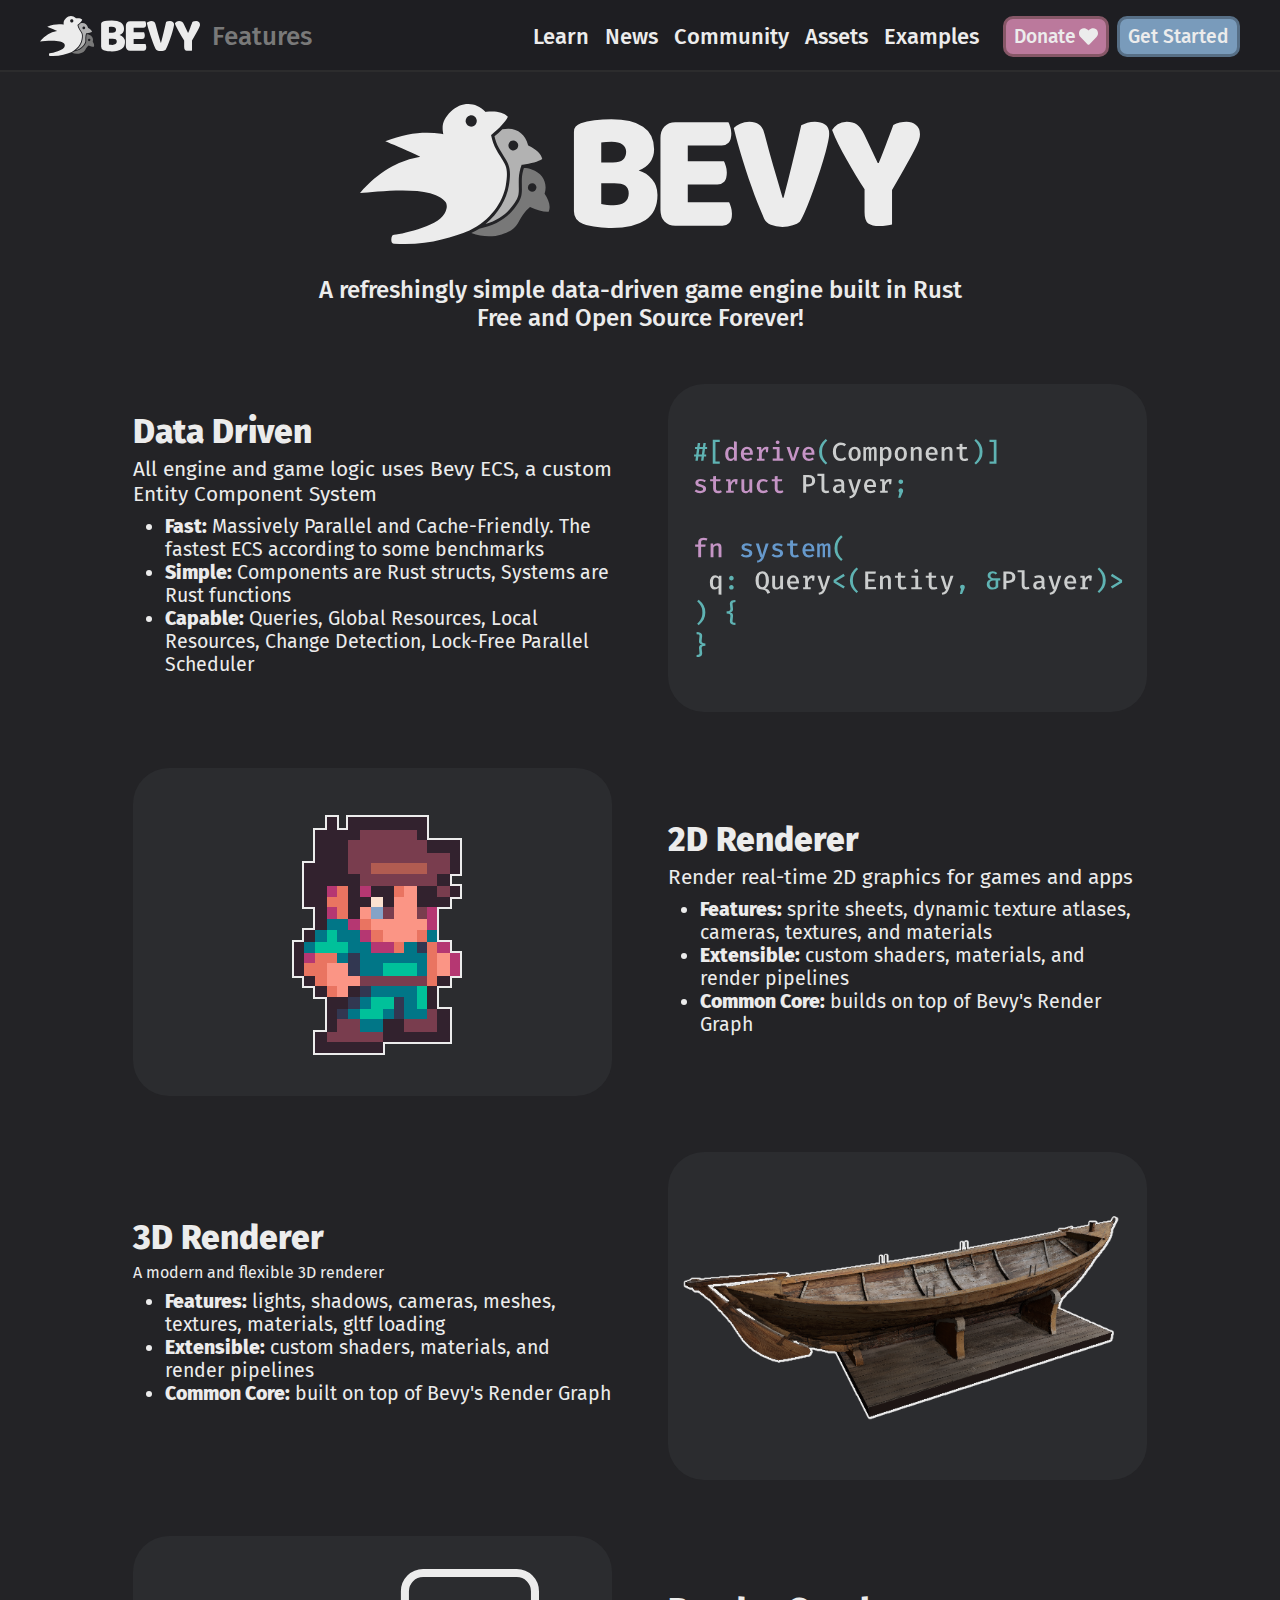
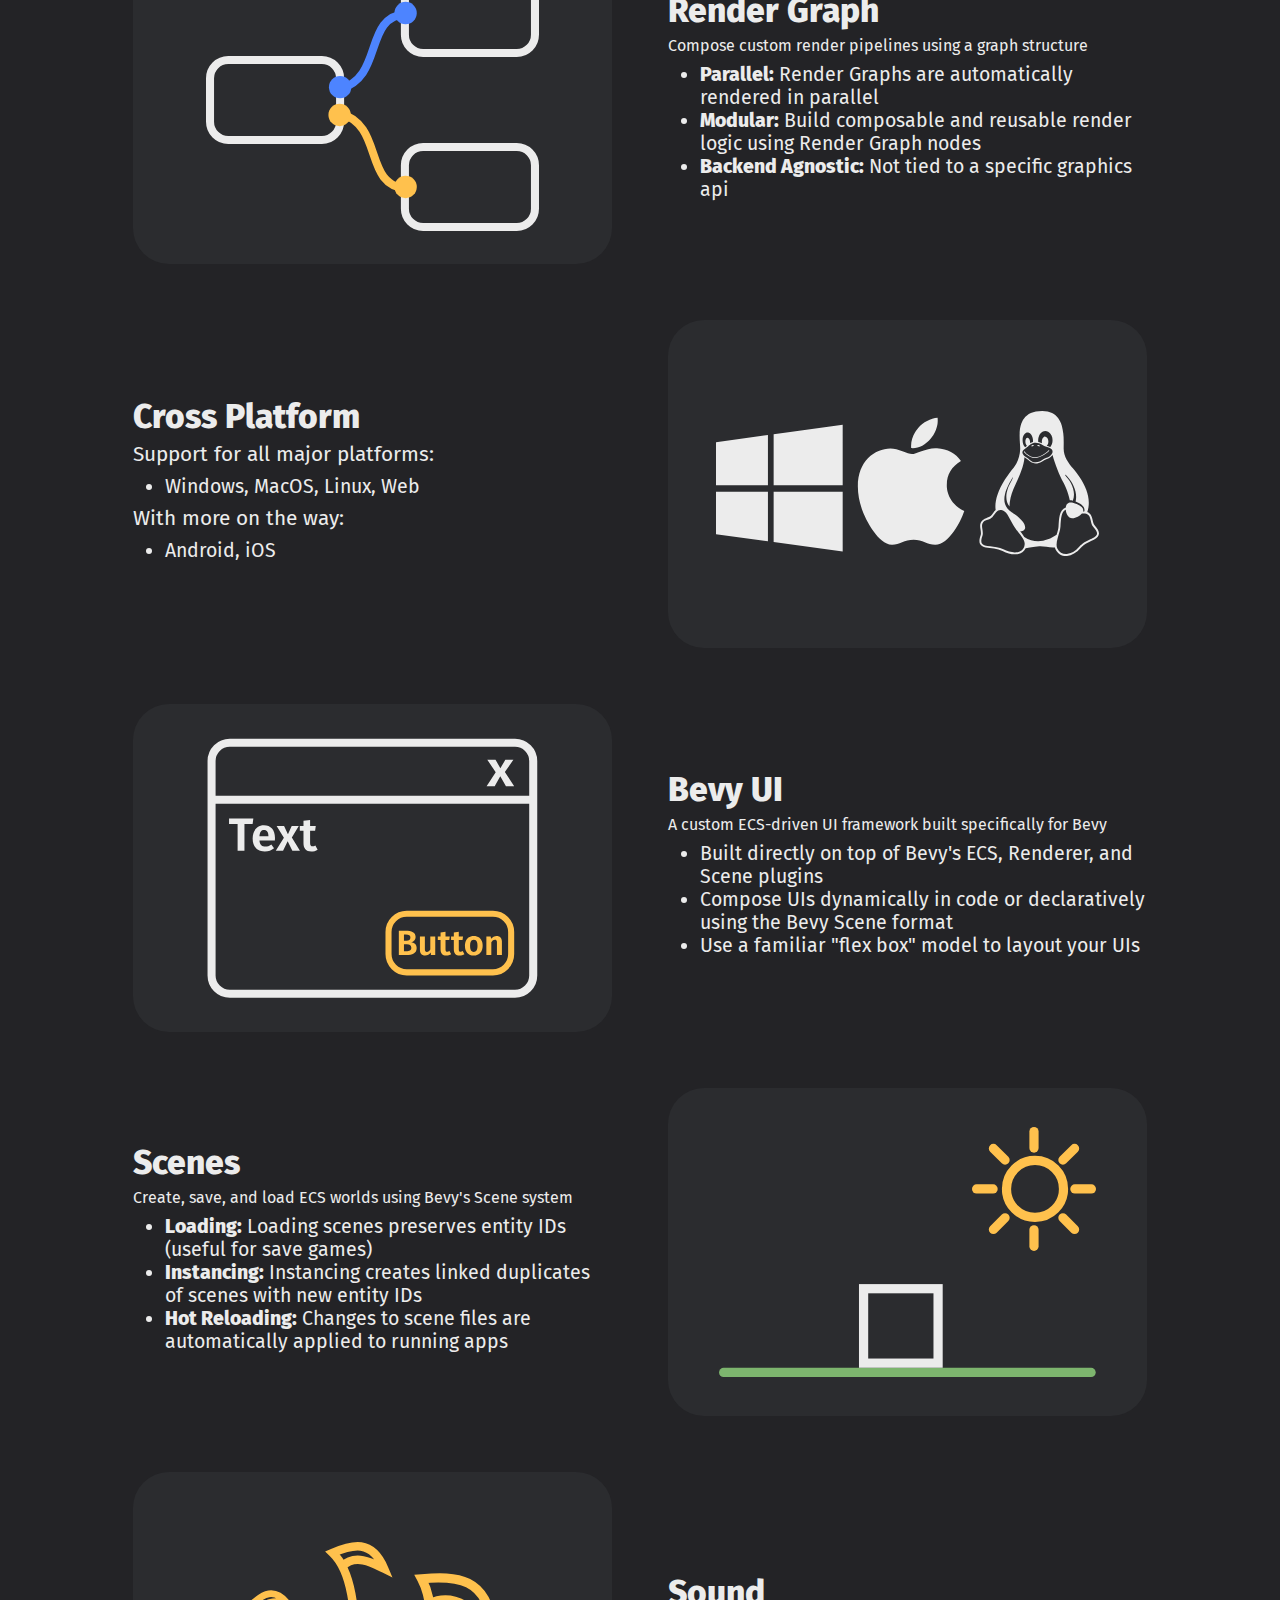
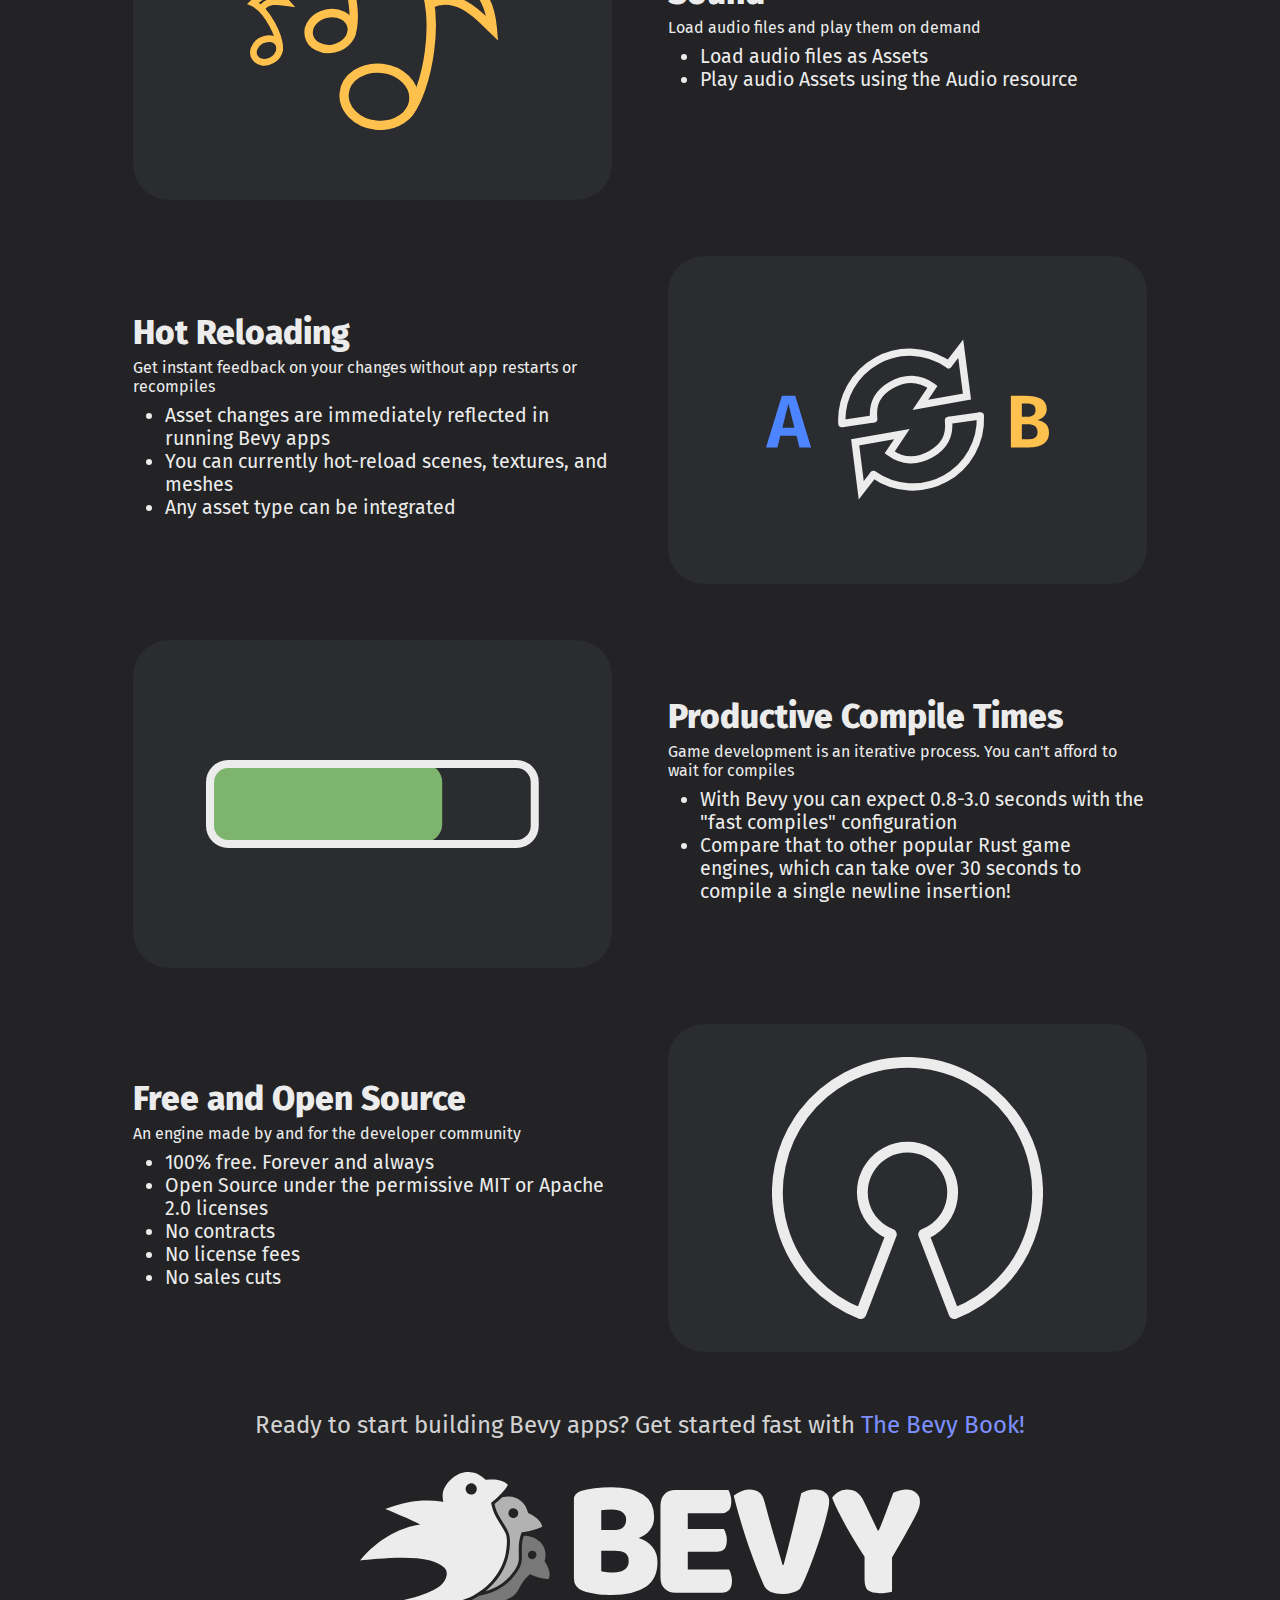
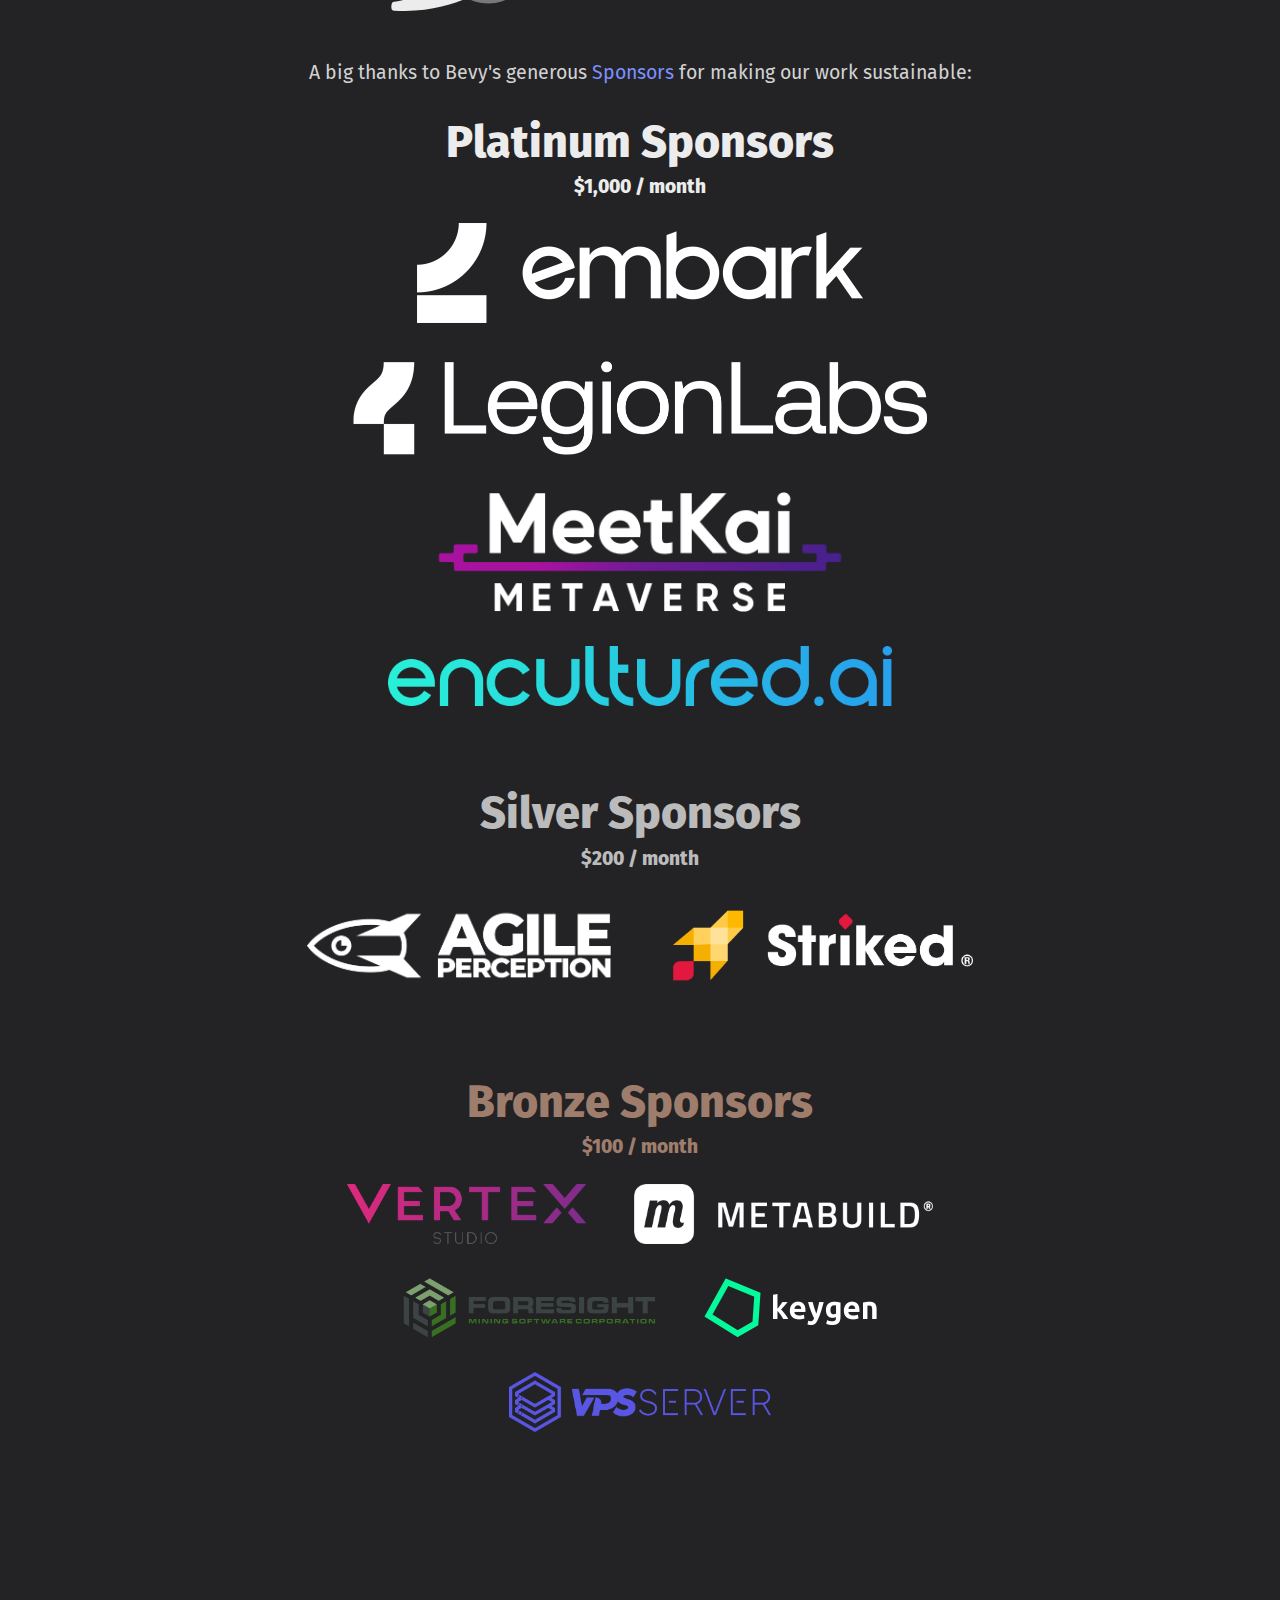
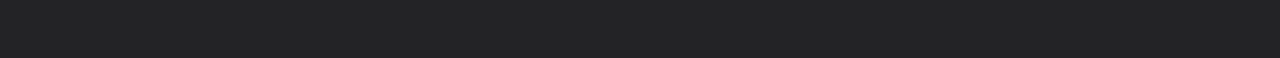
<file: index.html>
<!doctype html>
<html lang="en">
    <head>
        <meta charset="UTF-8">
        <meta name='viewport' content="width=device-width, initial-scale=1" />
        <meta property="og:title" content="Bevy - A data-driven game engine built in Rust " />
        <meta property="og:type" content="website" />
        <meta property="og:url" content="https://bevyengine.org&#x2F;&#x2F;" />
        <meta property="og:image" content="https://bevyengine.org/assets/bevy_logo_fill.png" />
        <meta property="og:description" content="Bevy is a refreshingly simple data-driven game engine built in Rust. It is free and open-source forever!" />
        <link rel="shortcut icon" type="image/png" href="/assets/favicon.png">
        <link rel="stylesheet" href="/site.css" />
        <link href="/atom.xml" rel="alternate" type="application/atom+xml" />
        <title>Bevy - A data-driven game engine built in Rust </title>
        
<meta name="description"
    content="A refreshingly simple data-driven game engine built in Rust. Free and Open Source Forever!" />

    </head>
    <body>
        <div class="layout">
            <input id="mobile-menu-state" class="hidden" type="checkbox">
            <header class="layout__header header" data-mobile-menu-state-container>
                <div class="header__content">
                    <label class="main-menu-backdrop" for="mobile-menu-state"></label>
                    <label class="header__hamburger button-square button-square--header" for="mobile-menu-state">
                        <img src="/assets/icon-hamburger.svg">
                    </label>
                    <div class="header__left-block">
                        <a class="header__logo" href="/">
                            <img class="logo logo--icon" src="/assets/bevy_icon_dark.svg" alt="Bevy Engine">
                            <img class="logo logo--full" src="/assets/bevy_logo_dark.svg" alt="Bevy Engine">
                        </a>
                        <div class="header__message">
                            
                                Features
                            
                        </div>
                    </div>
                    
                    <nav class="header__menu main-menu " role="navigation" data-page-menu-switch-state-container>
                        <div class="main-menu__header">
                            <a href="/">
                                <img class="logo" src="/assets/bevy_logo_dark.svg" alt="Bevy Engine">
                            </a>
                            <label class="button-square button-square--header" for="mobile-menu-state">
                                <img src="/assets/icon-times.svg">
                            </label>
                        </div>
                        
                        <div class="main-menu__content">
                            <div class="main-menu__page-menu">
                                
                            </div>
                            <ul class="main-menu__menu">
                                
    
    

    
        
    

    
    
    

    

    <li class="main-menu__entry">
        <a href="&#x2F;learn" class="main-menu__link">
            <span>Learn</span>
        </a>
    </li>

                                
    
    

    
        
    

    
    
    

    

    <li class="main-menu__entry">
        <a href="&#x2F;news" class="main-menu__link">
            <span>News</span>
        </a>
    </li>

                                
    
    

    
        
    

    
    
    

    

    <li class="main-menu__entry">
        <a href="&#x2F;community" class="main-menu__link">
            <span>Community</span>
        </a>
    </li>

                                
    
    

    
        
    

    
    
    

    

    <li class="main-menu__entry">
        <a href="&#x2F;assets" class="main-menu__link">
            <span>Assets</span>
        </a>
    </li>

                                
    
    

    
        
    

    
    
    

    

    <li class="main-menu__entry">
        <a href="&#x2F;examples" class="main-menu__link">
            <span>Examples</span>
        </a>
    </li>

                                
                            </ul>
                        </div>
                    </nav>
                    <div class="header__cta-container">
                        <a class="button button--pink header__cta" href="https://github.com/sponsors/cart">Donate <img class="button__icon" src="/assets/heart.svg" alt="heart icon"/></a>
                        <a class="button header__cta" href="/learn/book/getting-started/">Get Started</a>
                    </div>
                </div>
            </header>
            <main class="layout__content">
                <div class="container">
                    
<div>
    <img src="/assets/bevy_logo_dark.svg" class="bevy-logo-header" alt="Bevy logo" />
    <div class="bevy-description">
        A refreshingly simple data-driven game engine built in Rust
        <br />
        Free and Open Source Forever!
    </div>
    <div class="feature-list">
        <div class="feature-container">
            <div class="feature-text">
                <h2 class="feature-title">Data Driven</h2>
                <div class="feature-description">
                    All engine and game logic uses Bevy ECS, a custom Entity Component System
                    <ul class="feature-sublist">
                        <li><b>Fast:</b> Massively Parallel and Cache-Friendly. The fastest ECS according to some
                            benchmarks</li>
                        <li><b>Simple:</b> Components are Rust structs, Systems are Rust functions</li>
                        <li><b>Capable:</b> Queries, Global Resources, Local Resources, Change Detection, Lock-Free
                            Parallel Scheduler</li>
                    </ul>
                </div>
            </div>
            <div class="feature-image">
                <img src="assets/ecs.svg" class="feature-img" style="width: 100%; max-width: 90%; max-height: 90%;"
                    alt="ECS code" />
            </div>
        </div>
        <div class="feature-container feature-container-reverse">
            <div class="feature-image">
                <img src="assets/sprite.png" class="feature-img" alt="Pixel art sprite of a person" />
            </div>
            <div class="feature-text">
                <h2 class="feature-title">2D Renderer</h2>
                <div class="feature-description">
                    Render real-time 2D graphics for games and apps
                    <ul class="feature-sublist">
                        <li><b>Features:</b> sprite sheets, dynamic texture atlases, cameras, textures, and materials
                        </li>
                        <li><b>Extensible:</b> custom shaders, materials, and render pipelines</li>
                        <li><b>Common Core:</b> builds on top of Bevy's Render Graph</li>
                    </ul>
                </div>
            </div>
        </div>
        <div class="feature-container">
            <div class="feature-text">
                <h2 class="feature-title">3D Renderer</h2>
                A modern and flexible 3D renderer
                <ul class="feature-sublist">
                    <li><b>Features:</b> lights, shadows, cameras, meshes, textures, materials, gltf loading</li>
                    <li><b>Extensible:</b> custom shaders, materials, and render pipelines</li>
                    <li><b>Common Core:</b> built on top of Bevy's Render Graph</li>
                </ul>
            </div>
            <div class="feature-image">
                <img src="assets/boat.png" class="feature-img" style="max-height: 95%; max-width: 95%;"
                    alt="3D boat model" />
            </div>
        </div>
        <div class="feature-container feature-container-reverse">
            <div class="feature-image">
                <img src="assets/render_graph.svg" class="feature-img" alt="Render graph" />
            </div>
            <div class="feature-text">
                <h2 class="feature-title">Render Graph</h2>
                Compose custom render pipelines using a graph structure
                <ul class="feature-sublist">
                    <li><b>Parallel:</b> Render Graphs are automatically rendered in parallel</li>
                    <li><b>Modular:</b> Build composable and reusable render logic using Render Graph nodes </li>
                    <li><b>Backend Agnostic:</b> Not tied to a specific graphics api</li>
                </ul>
            </div>
        </div>
        <div class="feature-container">
            <div class="feature-text">
                <h2 class="feature-title">Cross Platform</h2>
                <div class="feature-description">
                    Support for all major platforms:
                    <ul class="feature-sublist">
                        <li>Windows, MacOS, Linux, Web</li>
                    </ul>
                    With more on the way:
                    <ul class="feature-sublist">
                        <li>Android, iOS</li>
                    </ul>
                </div>
            </div>
            <div class="feature-image">
                <img src="assets/platform-icons.svg" class="feature-img" alt="Microsoft, Apple, and Linux logos" />
            </div>
        </div>
        <div class="feature-container feature-container-reverse">
            <div class="feature-image">
                <img src="assets/bevy_ui.svg" class="feature-img" alt="UI dialog window diagram" />
            </div>
            <div class="feature-text">
                <h2 class="feature-title">Bevy UI</h2>
                A custom ECS-driven UI framework built specifically for Bevy
                <ul class="feature-sublist">
                    <li>Built directly on top of Bevy's ECS, Renderer, and Scene plugins</li>
                    <li>Compose UIs dynamically in code or declaratively using the Bevy Scene format</li>
                    <li>Use a familiar "flex box" model to layout your UIs</li>
                </ul>
            </div>
        </div>
        <div class="feature-container">
            <div class="feature-text">
                <h2 class="feature-title">Scenes</h2>
                Create, save, and load ECS worlds using Bevy's Scene system
                <ul class="feature-sublist">
                    <li><b>Loading:</b> Loading scenes preserves entity IDs (useful for save games)</li>
                    <li><b>Instancing:</b> Instancing creates linked duplicates of scenes with new entity IDs</li>
                    <li><b>Hot Reloading:</b> Changes to scene files are automatically applied to running apps</li>
                </ul>
            </div>
            <div class="feature-image">
                <img src="assets/scene.svg" class="feature-img" alt="2D scene of a square upon grass under the sun" />
            </div>
        </div>
        <div class="feature-container feature-container-reverse">
            <div class="feature-image">
                <img src="assets/sound.svg" class="feature-img" alt="Music notes" />
            </div>
            <div class="feature-text">
                <h2 class="feature-title">Sound</h2>
                Load audio files and play them on demand
                <ul class="feature-sublist">
                    <li>Load audio files as Assets</li>
                    <li>Play audio Assets using the Audio resource</li>
                </ul>
            </div>
        </div>
        <div class="feature-container">
            <div class="feature-text">
                <h2 class="feature-title">Hot Reloading</h2>
                Get instant feedback on your changes without app restarts or recompiles
                <ul class="feature-sublist">
                    <li>Asset changes are immediately reflected in running Bevy apps</li>
                    <li>You can currently hot-reload scenes, textures, and meshes</li>
                    <li>Any asset type can be integrated</li>
                </ul>
            </div>
            <div class="feature-image">
                <img src="assets/hot_reloading.svg" class="feature-img" alt="Hot reloading diagram" />
            </div>
        </div>
        <div class="feature-container feature-container-reverse">
            <div class="feature-image">
                <img src="assets/progressbar.svg" class="feature-img" alt="Compile time progress bar" />
            </div>
            <div class="feature-text">
                <h2 class="feature-title">Productive Compile Times</h2>
                Game development is an iterative process. You can't afford to wait for compiles
                <ul class="feature-sublist">
                    <li>With Bevy you can expect 0.8-3.0 seconds with the "fast compiles" configuration</li>
                    <li>Compare that to other popular Rust game engines, which can take over 30 seconds to compile a
                        single
                        newline insertion!</li>
                </ul>
            </div>
        </div>
        <div class="feature-container">
            <div class="feature-text">
                <h2 class="feature-title">Free and Open Source</h2>
                An engine made by and for the developer community
                <ul class="feature-sublist">
                    <li>100% free. Forever and always</li>
                    <li>Open Source under the permissive MIT or Apache 2.0 licenses</li>
                    <li>No contracts</li>
                    <li>No license fees</li>
                    <li>No sales cuts</li>
                </ul>
            </div>
            <div class="feature-image">
                <img src="assets/opensource.svg" class="feature-img" alt="The open source icon" />
            </div>
        </div>
    </div>
    <div class="media-content features-whats-next">
        Ready to start building Bevy apps? Get started fast with <a href="learn/book/introduction/">The Bevy Book!</a>
    </div>
    <img src="/assets/bevy_logo_dark.svg" class="bevy-logo-header" alt="Bevy logo" />
    <div class="features-sponsors">
        <h3 class="media-content">A big thanks to Bevy's generous <a
                href="https://github.com/sponsors/cart/">Sponsors</a> for making our work
            sustainable:</h3>
        <div class="sponsors sponsors--platinum">
            <h2 class="sponsors__title">Platinum Sponsors</h2>
            <h3 class="sponsors__amount">$1,000 / month</h3>
            <div class="sponsors__content">
                <a class="sponsors__link" href="https://www.embark-studios.com">
                    <img class="sponsors__logo" src="assets/embark.png" alt="Embark Studios logo" />
                </a>
                <a class="sponsors__link" href="https://legionlabs.com">
                    <img class="sponsors__logo" src="assets/LegionLabs.png" alt="Legion Labs logo" />
                </a>
                <a class="sponsors__link" href="https://meetkai.com/careers">
                    <img class="sponsors__logo" style="max-height: 120px" src="assets/meetkai.png" alt="MeetKai logo" />
                </a>
                <a class="sponsors__link" href="https://www.encultured.ai/">
                    <img class="sponsors__logo" style="max-height: 60px" src="assets/Encultured.png"
                        alt="Encultured AI logo" />
                </a>
            </div>
        </div>
        <div class="sponsors sponsors--silver">
            <h2 class="sponsors__title">Silver Sponsors</h2>
            <h3 class="sponsors__amount">$200 / month</h3>
            <div class="sponsors__content">
                <a class="sponsors__link" href="https://agileperception.com">
                    <img class="sponsors__logo" src="assets/agile_perception.png" alt="Agile Perception logo" />
                </a>
                <a class="sponsors__link" href="https://developers.join-striked.com">
                    <img class="sponsors__logo" style="max-height: 100px" src="assets/striked.png" alt="Striked logo" />
                </a>
            </div>
        </div>
        <div class="sponsors sponsors--bronze">
            <h2 class="sponsors__title">Bronze Sponsors</h2>
            <h3 class="sponsors__amount">$100 / month</h3>
            <div class="sponsors__content">
                <a class="sponsors__link" href="https://vertexstudio.co">
                    <img class="sponsors__logo" src="assets/vertex_studio.png" alt="Vertex Studio logo" />
                </a>
                <a class="sponsors__link" href="https://www.metabuild.io">
                    <img class="sponsors__logo" src="assets/metabuild.png" alt="Metabuild Logo" />
                </a>
                <a class="sponsors__link" href="https://www.foresightmining.com">
                    <img class="sponsors__logo" src="assets/Foresight_Mining_Software_Corporation.png"
                        alt="Foresight Mining Software Corporation logo" />
                </a>
                <a class="sponsors__link" href="https://keygen.sh">
                    <img class="sponsors__logo" src="assets/keygen.png" alt="Keygen logo" />
                </a>
                <a class="sponsors__link" href="https://www.vpsserver.com">
                    <img class="sponsors__logo" src="assets/VPSServer.png" alt="VPSServer logo" />
                </a>
            </div>
        </div>
    </div>
</div>

                </div>
            </main>
        </div>
    </body>
</html>
</file>
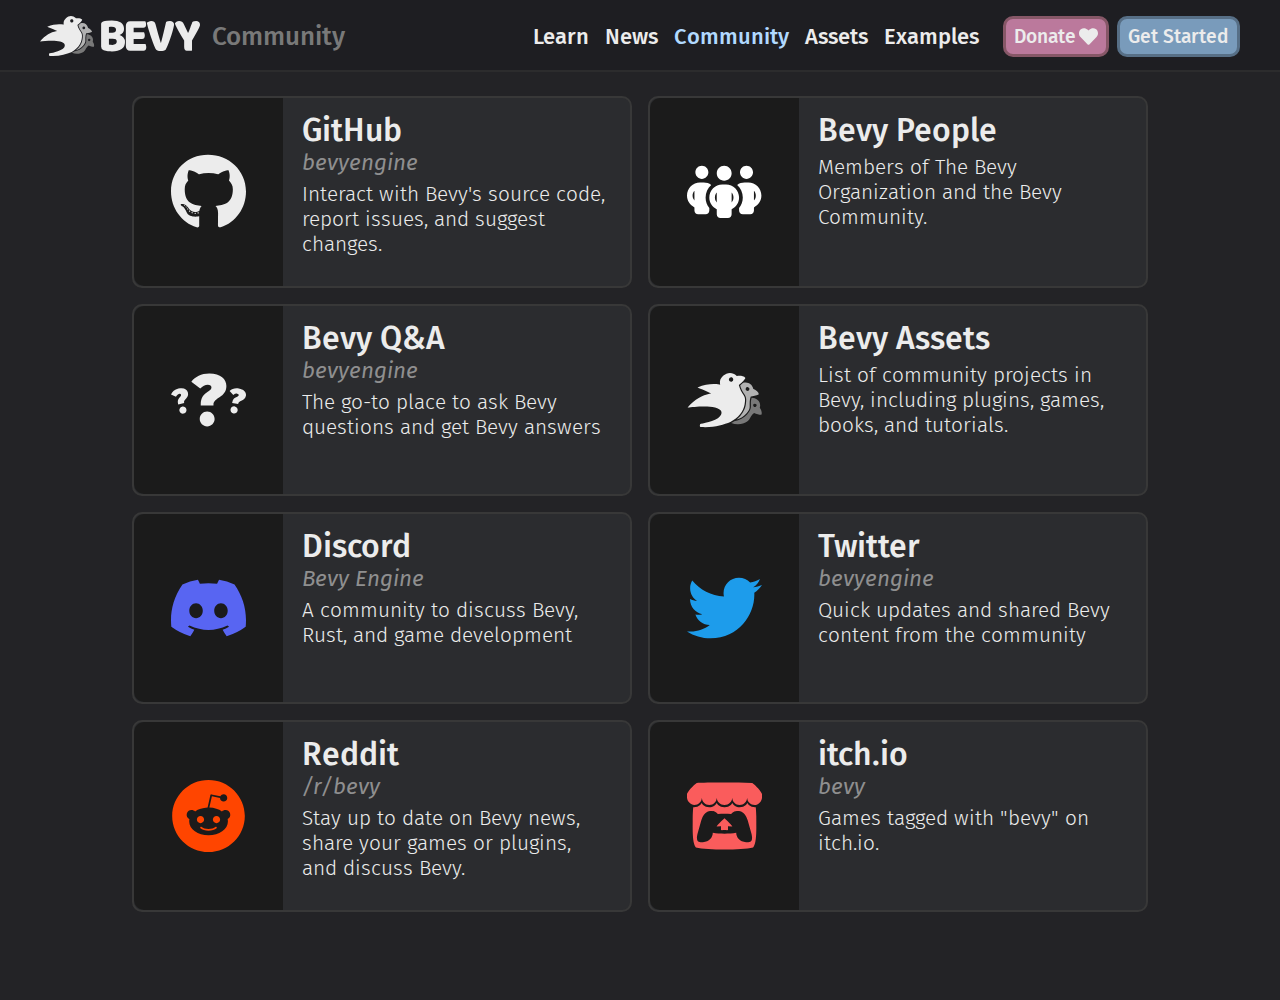
<file: community/index.html>
<!doctype html>
<html lang="en">
    <head>
        <meta charset="UTF-8">
        <meta name='viewport' content="width=device-width, initial-scale=1" />
        <meta property="og:title" content="Bevy - Community" />
        <meta property="og:type" content="website" />
        <meta property="og:url" content="https://bevyengine.org&#x2F;&#x2F;community&#x2F;" />
        <meta property="og:image" content="https://bevyengine.org/assets/bevy_logo_fill.png" />
        <meta property="og:description" content="Bevy is a refreshingly simple data-driven game engine built in Rust. It is free and open-source forever!" />
        <link rel="shortcut icon" type="image/png" href="/assets/favicon.png">
        <link rel="stylesheet" href="/site.css" />
        <link href="/atom.xml" rel="alternate" type="application/atom+xml" />
        <title>Bevy - Community</title>
         
    </head>
    <body>
        <div class="layout">
            <input id="mobile-menu-state" class="hidden" type="checkbox">
            <header class="layout__header header" data-mobile-menu-state-container>
                <div class="header__content">
                    <label class="main-menu-backdrop" for="mobile-menu-state"></label>
                    <label class="header__hamburger button-square button-square--header" for="mobile-menu-state">
                        <img src="/assets/icon-hamburger.svg">
                    </label>
                    <div class="header__left-block">
                        <a class="header__logo" href="/">
                            <img class="logo logo--icon" src="/assets/bevy_icon_dark.svg" alt="Bevy Engine">
                            <img class="logo logo--full" src="/assets/bevy_logo_dark.svg" alt="Bevy Engine">
                        </a>
                        <div class="header__message">
                            
                                Community
                            
                        </div>
                    </div>
                    
                    <nav class="header__menu main-menu " role="navigation" data-page-menu-switch-state-container>
                        <div class="main-menu__header">
                            <a href="/">
                                <img class="logo" src="/assets/bevy_logo_dark.svg" alt="Bevy Engine">
                            </a>
                            <label class="button-square button-square--header" for="mobile-menu-state">
                                <img src="/assets/icon-times.svg">
                            </label>
                        </div>
                        
                        <div class="main-menu__content">
                            <div class="main-menu__page-menu">
                                
                            </div>
                            <ul class="main-menu__menu">
                                
    
    

    
        
    

    
    
    

    

    <li class="main-menu__entry">
        <a href="&#x2F;learn" class="main-menu__link">
            <span>Learn</span>
        </a>
    </li>

                                
    
    

    
        
    

    
    
    

    

    <li class="main-menu__entry">
        <a href="&#x2F;news" class="main-menu__link">
            <span>News</span>
        </a>
    </li>

                                
    
    

    
        
    

    
    
    

    
        
    

    <li class="main-menu__entry">
        <a href="&#x2F;community" class="main-menu__link main-menu__link--active">
            <span>Community</span>
        </a>
    </li>

                                
    
    

    
        
    

    
    
    

    

    <li class="main-menu__entry">
        <a href="&#x2F;assets" class="main-menu__link">
            <span>Assets</span>
        </a>
    </li>

                                
    
    

    
        
    

    
    
    

    

    <li class="main-menu__entry">
        <a href="&#x2F;examples" class="main-menu__link">
            <span>Examples</span>
        </a>
    </li>

                                
                            </ul>
                        </div>
                    </nav>
                    <div class="header__cta-container">
                        <a class="button button--pink header__cta" href="https://github.com/sponsors/cart">Donate <img class="button__icon" src="/assets/heart.svg" alt="heart icon"/></a>
                        <a class="button header__cta" href="/learn/book/getting-started/">Get Started</a>
                    </div>
                </div>
            </header>
            <main class="layout__content">
                <div class="container">
                    
<div class="padded-content community-grid">
    <a class="card community-card" href="https://github.com/bevyengine/bevy">
        <div class="card-image">
            <img src="/assets/github.svg" class="centered-card-image community-icon" alt="GitHub logo" />
        </div>
        <div class="card-text">
            <div class="card-title">
                GitHub
            </div>
            <div class="card-subtitle">
                bevyengine
            </div>
            <div class="card-description">
                Interact with Bevy's source code, report issues, and suggest changes.
            </div>
        </div>
    </a>
    <a class="card community-card" href="/community/people/">
        <div class="card-image">
            <svg xmlns="http://www.w3.org/2000/svg" class="centered-card-image community-icon" viewBox="0 0 640 512">
                <!--! Font Awesome Pro 6.2.1 by @fontawesome - https://fontawesome.com License - https://fontawesome.com/license (Commercial License) Copyright 2022 Fonticons, Inc. -->
                <path fill="white" d="M184 88c0 30.9-25.1 56-56 56s-56-25.1-56-56s25.1-56 56-56s56 25.1 56 56zM64 245.7C54 256.9 48 271.8 48 288s6 31.1 16 42.3V245.7zm144.4-49.3C178.7 222.7 160 261.2 160 304c0 34.3 12 65.8 32 90.5V416c0 17.7-14.3 32-32 32H96c-17.7 0-32-14.3-32-32V389.2C26.2 371.2 0 332.7 0 288c0-61.9 50.1-112 112-112h32c24 0 46.2 7.5 64.4 20.3zM448 416V394.5c20-24.7 32-56.2 32-90.5c0-42.8-18.7-81.3-48.4-107.7C449.8 183.5 472 176 496 176h32c61.9 0 112 50.1 112 112c0 44.7-26.2 83.2-64 101.2V416c0 17.7-14.3 32-32 32H480c-17.7 0-32-14.3-32-32zM568 88c0 30.9-25.1 56-56 56s-56-25.1-56-56s25.1-56 56-56s56 25.1 56 56zm8 157.7v84.7c10-11.3 16-26.1 16-42.3s-6-31.1-16-42.3zM320 160c-35.3 0-64-28.7-64-64s28.7-64 64-64s64 28.7 64 64s-28.7 64-64 64zM240 304c0 16.2 6 31 16 42.3V261.7c-10 11.3-16 26.1-16 42.3zm144-42.3v84.7c10-11.3 16-26.1 16-42.3s-6-31.1-16-42.3zM448 304c0 44.7-26.2 83.2-64 101.2V448c0 17.7-14.3 32-32 32H288c-17.7 0-32-14.3-32-32V405.2c-37.8-18-64-56.5-64-101.2c0-61.9 50.1-112 112-112h32c61.9 0 112 50.1 112 112z"/>
            </svg>
        </div>
        <div class="card-text">
            <div class="card-title">
                Bevy People
            </div>
            <div class="card-description">
                Members of The Bevy Organization and the Bevy Community.
            </div>
        </div>
    </a>
    <a class="card community-card" href="https://github.com/bevyengine/bevy/discussions/categories/q-a">
        <div class="card-image">
            <img src="/assets/q_and_a.svg" class="centered-card-image community-icon" alt="Q and A logo" />
        </div>
        <div class="card-text">
            <div class="card-title">
                Bevy Q&A
            </div>
            <div class="card-subtitle">
                bevyengine
            </div>
            <div class="card-description">
                The go-to place to ask Bevy questions and get Bevy answers
            </div>
        </div>
    </a>
    <a class="card community-card" href="https://bevyengine.org/assets/">
        <div class="card-image">
            <img src="/assets/bevy_icon_dark.svg" class="centered-card-image community-icon" alt="Bevy logo" />
        </div>
        <div class="card-text">
            <div class="card-title">
                Bevy Assets
            </div>
            <div class="card-description">
                List of community projects in Bevy, including plugins, games, books, and tutorials.
            </div>
        </div>
    </a>
    <a class="card community-card" href="https://discord.gg/bevy">
        <div class="card-image">
            <img src="/assets/discord.svg" class="centered-card-image community-icon" alt="Discord logo" />
        </div>
        <div class="card-text">
            <div class="card-title">
                Discord
            </div>
            <div class="card-subtitle">
                Bevy Engine
            </div>
            <div class="card-description">
                A community to discuss Bevy, Rust, and game development
            </div>
        </div>
    </a>
    <a class="card community-card" href="https://twitter.com/BevyEngine">
        <div class="card-image">
            <img src="/assets/twitter.svg" class="centered-card-image community-icon" alt="Twitter logo" />
        </div>
        <div class="card-text">
            <div class="card-title">
                Twitter
            </div>
            <div class="card-subtitle">
                bevyengine
            </div>
            <div class="card-description">
                Quick updates and shared Bevy content from the community
            </div>
        </div>
    </a>
    <a class="card community-card" href="https://www.reddit.com/r/bevy/">
        <div class="card-image">
            <img src="/assets/reddit.svg" class="centered-card-image community-icon" alt="Reddit logo" />
        </div>
        <div class="card-text">
            <div class="card-title">
                Reddit
            </div>
            <div class="card-subtitle">
                /r/bevy
            </div>
            <div class="card-description">
                Stay up to date on Bevy news, share your games or plugins, and discuss Bevy.
            </div>
        </div>
    </a>
    <a class="card community-card" href="https://itch.io/games/tag-bevy">
        <div class="card-image">
            <img src="/assets/itchio-textless.svg" class="centered-card-image community-icon" alt="itch.io logo" />
        </div>
        <div class="card-text">
            <div class="card-title">
                itch.io
            </div>
            <div class="card-subtitle">
                bevy
            </div>
            <div class="card-description">
                Games tagged with "bevy" on itch.io.
            </div>
        </div>
    </a>
</div>

                </div>
            </main>
        </div>
    </body>
</html>
</file>
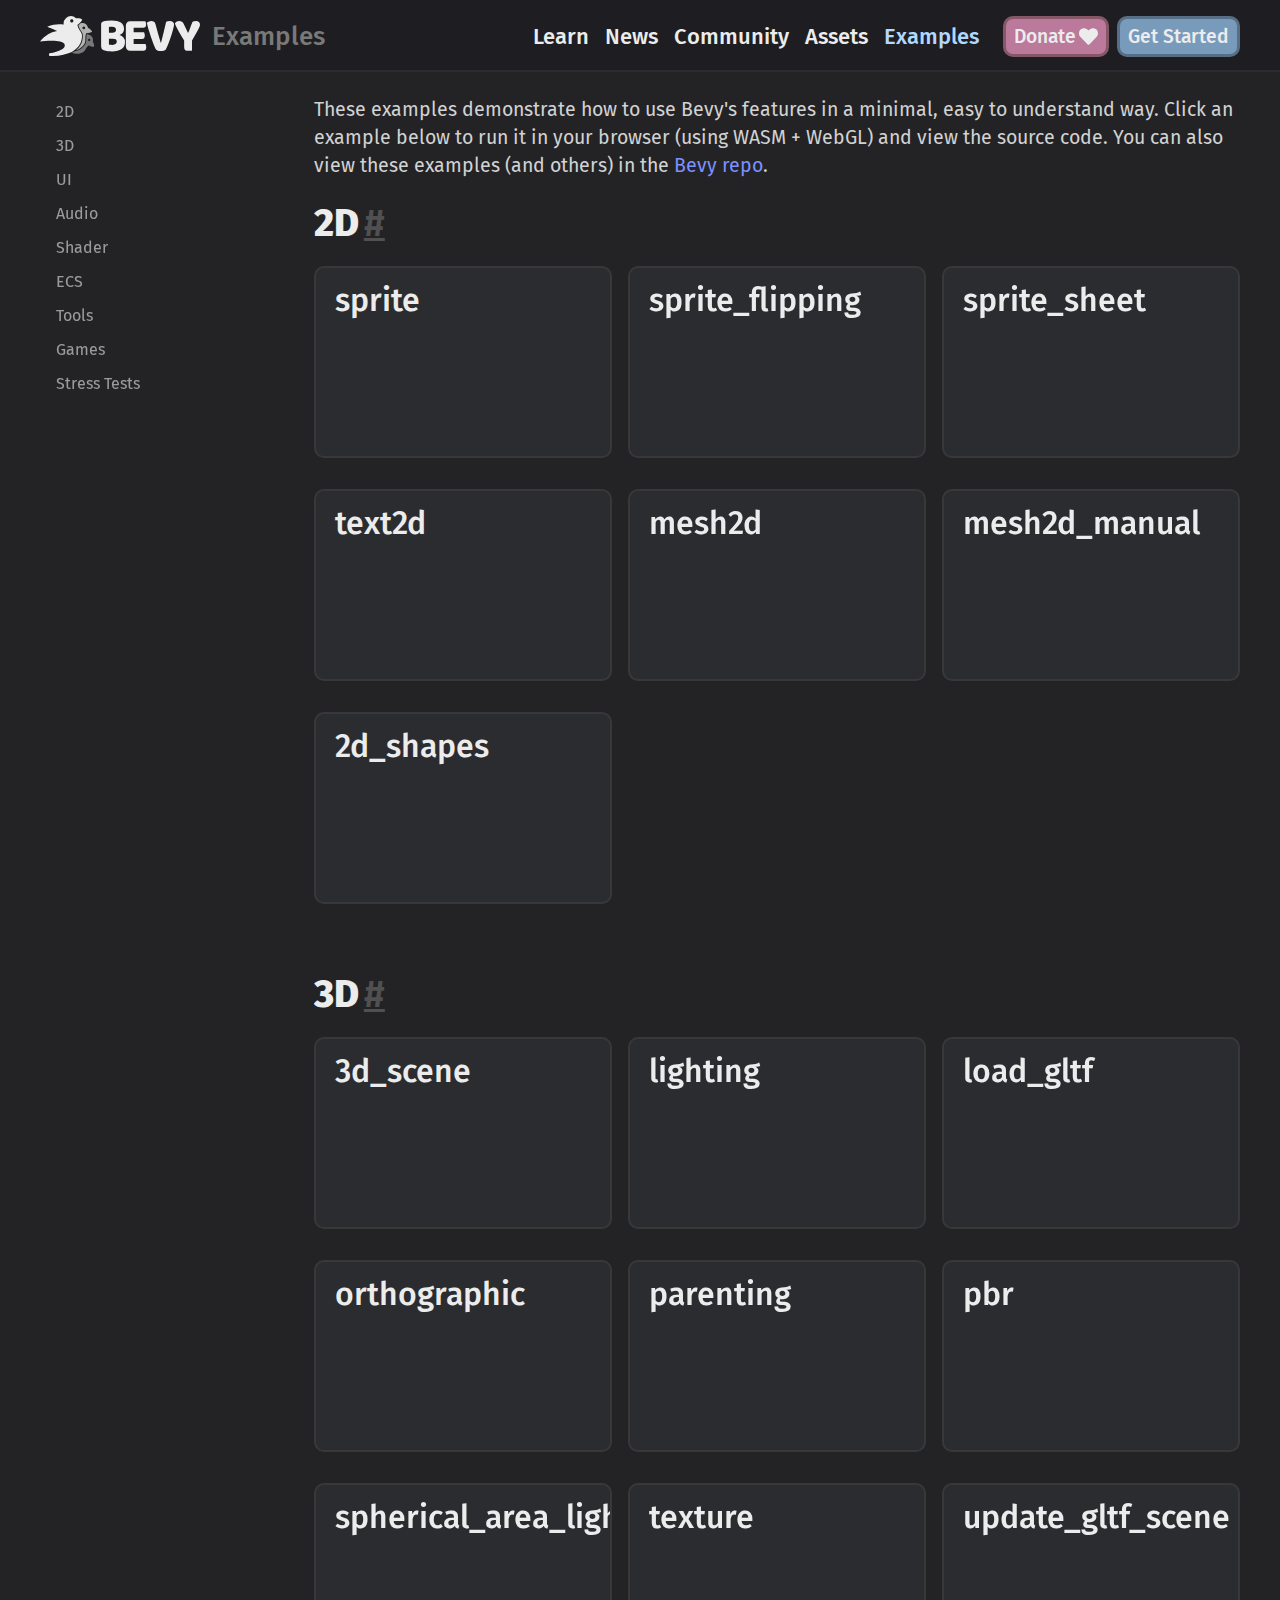
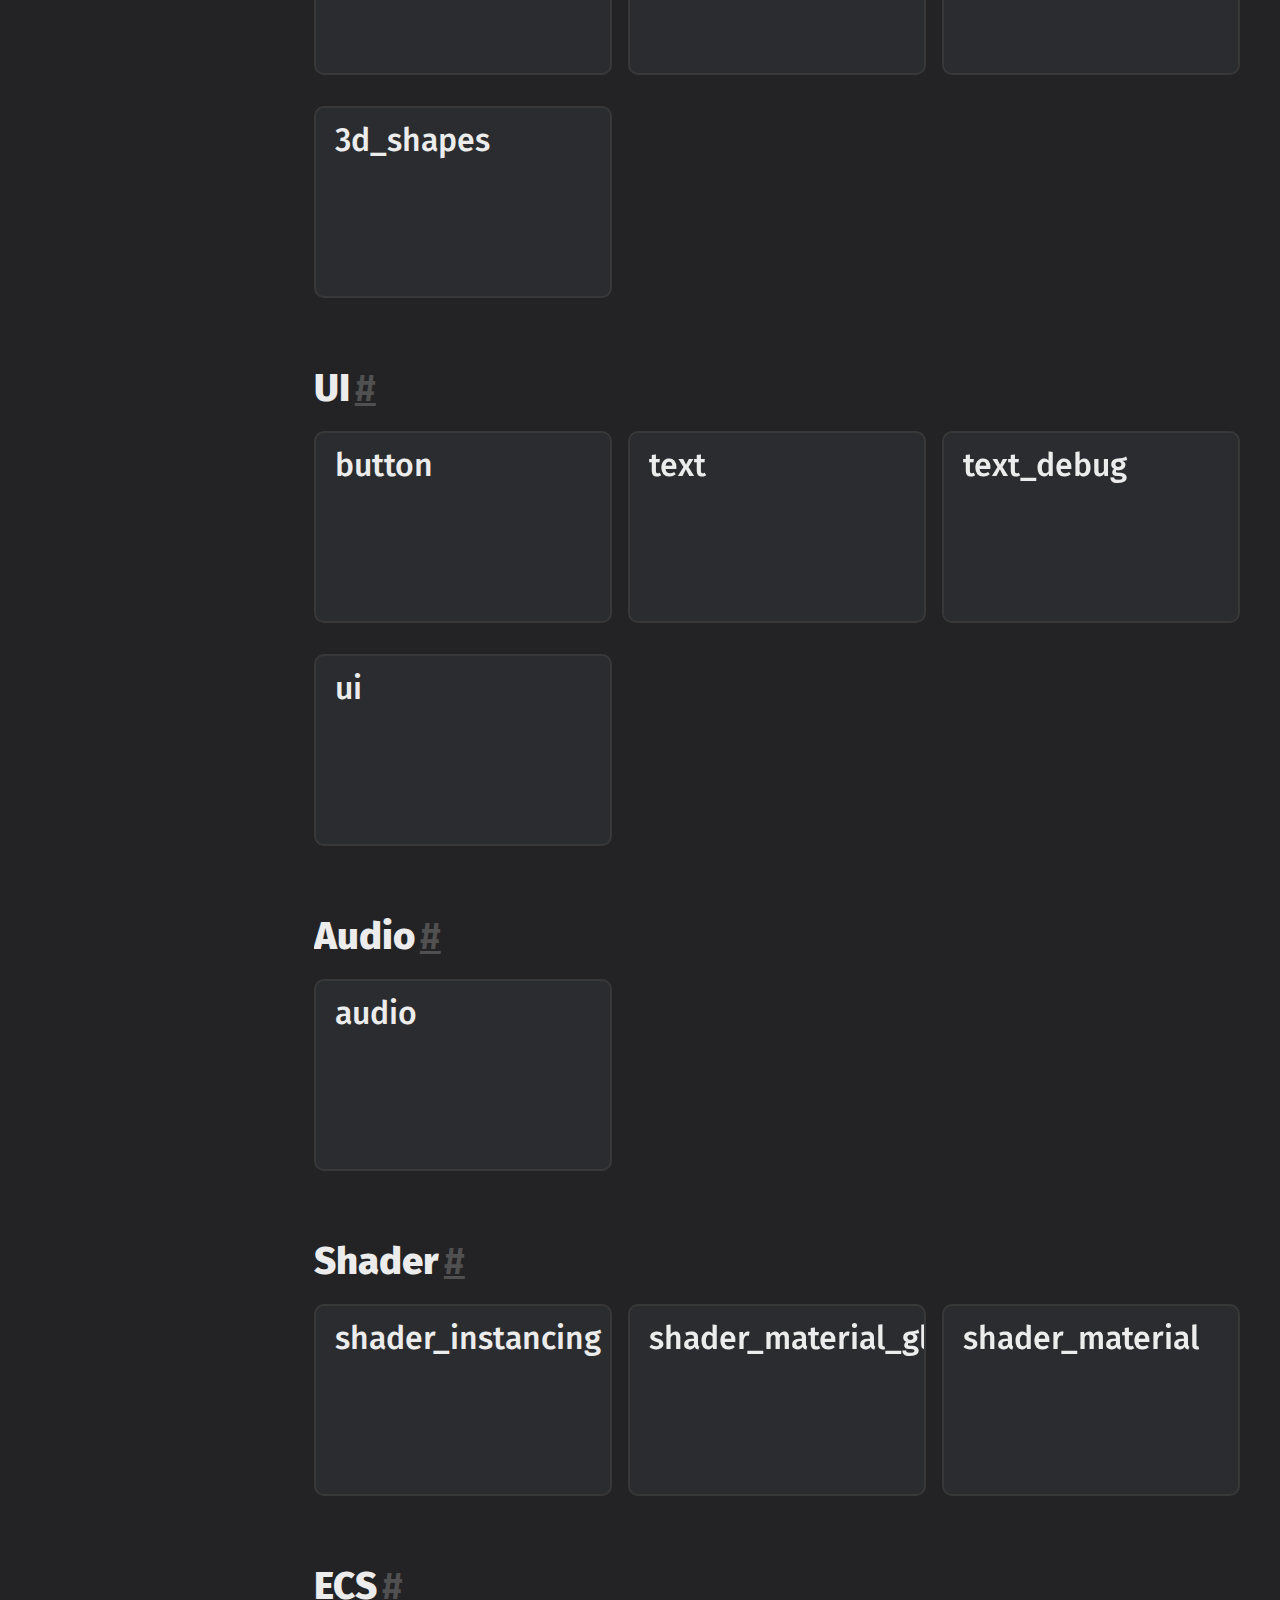
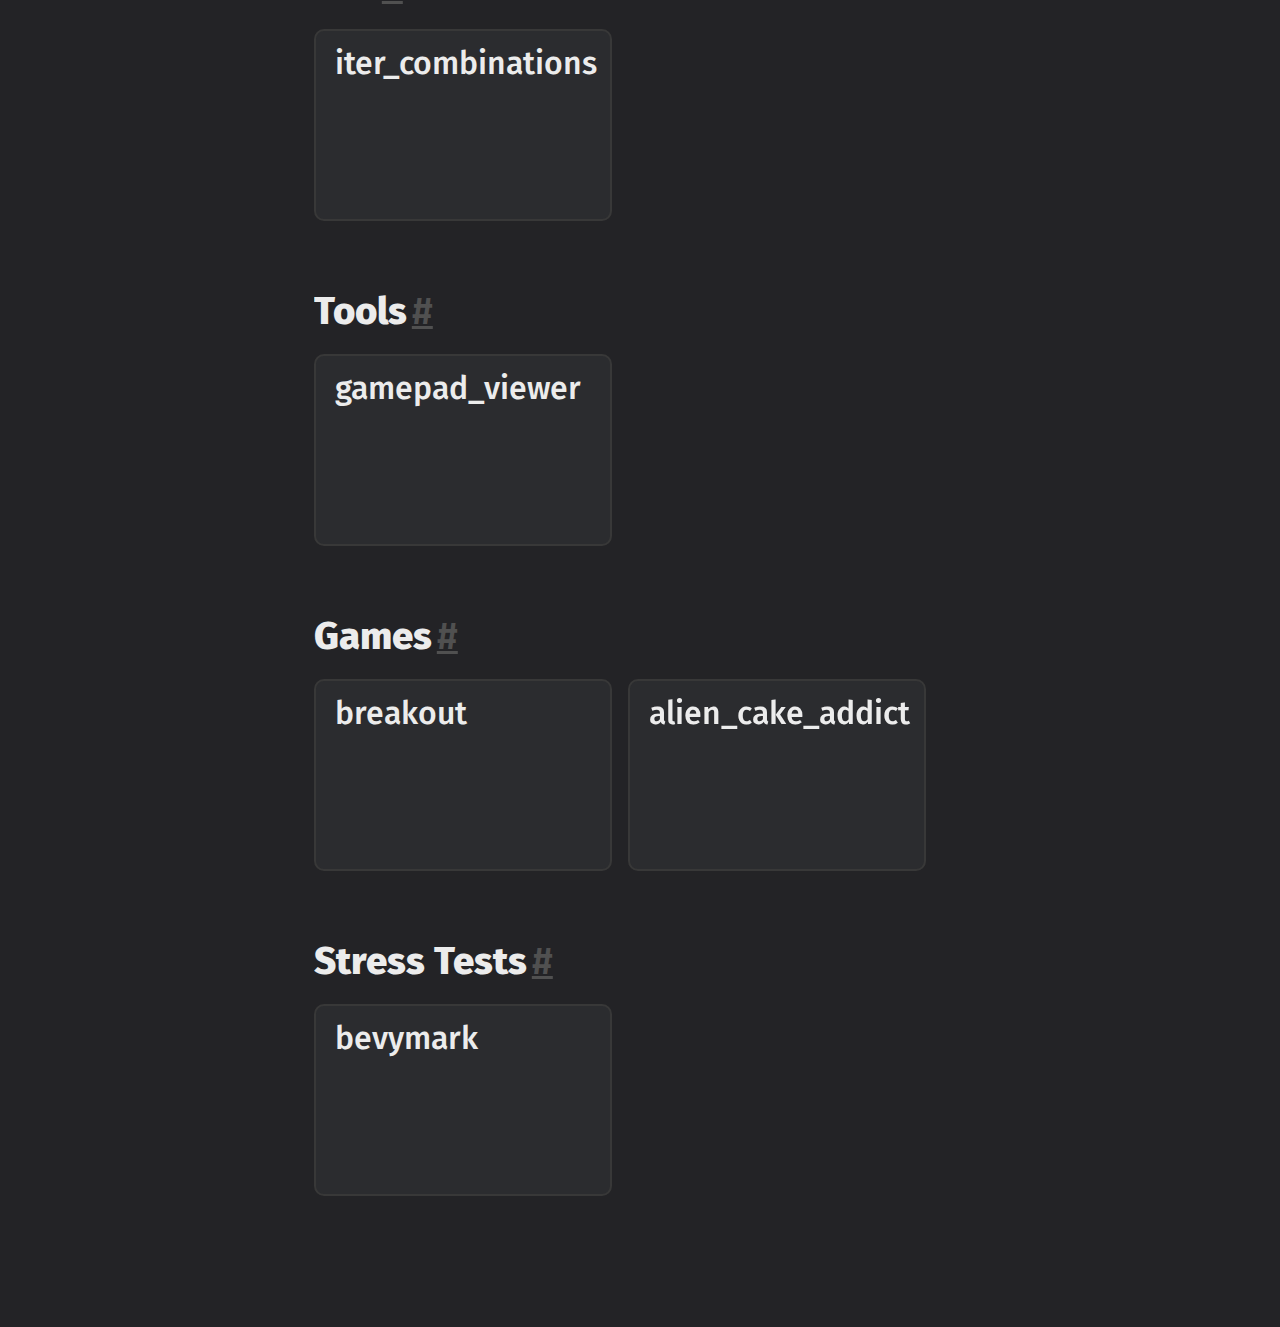
<file: examples/index.html>
<!doctype html>
<html lang="en">
    <head>
        <meta charset="UTF-8">
        <meta name='viewport' content="width=device-width, initial-scale=1" />
        <meta property="og:title" content="Bevy - Bevy Examples in WebGL2" />
        <meta property="og:type" content="website" />
        <meta property="og:url" content="https://bevyengine.org&#x2F;&#x2F;examples&#x2F;" />
        <meta property="og:image" content="https://bevyengine.org/assets/bevy_logo_fill.png" />
        <meta property="og:description" content="Bevy is a refreshingly simple data-driven game engine built in Rust. It is free and open-source forever!" />
        <link rel="shortcut icon" type="image/png" href="/assets/favicon.png">
        <link rel="stylesheet" href="/site.css" />
        <link href="/atom.xml" rel="alternate" type="application/atom+xml" />
        <title>Bevy - Bevy Examples in WebGL2</title>
         
    </head>
    <body>
        <div class="layout">
            <input id="mobile-menu-state" class="hidden" type="checkbox">
            <header class="layout__header header" data-mobile-menu-state-container>
                <div class="header__content">
                    <label class="main-menu-backdrop" for="mobile-menu-state"></label>
                    <label class="header__hamburger button-square button-square--header" for="mobile-menu-state">
                        <img src="/assets/icon-hamburger.svg">
                    </label>
                    <div class="header__left-block">
                        <a class="header__logo" href="/">
                            <img class="logo logo--icon" src="/assets/bevy_icon_dark.svg" alt="Bevy Engine">
                            <img class="logo logo--full" src="/assets/bevy_logo_dark.svg" alt="Bevy Engine">
                        </a>
                        <div class="header__message">
                            
                                Examples
                            
                        </div>
                    </div>
                    
    <input id="page-menu-switch-state" class="hidden" type="checkbox" checked>

                    <nav class="header__menu main-menu main-menu--with-page-menu" role="navigation" data-page-menu-switch-state-container>
                        <div class="main-menu__header">
                            <a href="/">
                                <img class="logo" src="/assets/bevy_logo_dark.svg" alt="Bevy Engine">
                            </a>
                            <label class="button-square button-square--header" for="mobile-menu-state">
                                <img src="/assets/icon-times.svg">
                            </label>
                        </div>
                        
    <div class="main-menu__page-menu-switch">
        <label class="menu-switch" for="page-menu-switch-state">
            <div class="menu-switch__option menu-switch__option--main-menu">Main Menu</div>
            <div class="menu-switch__option menu-switch__option--page-menu">Examples</div>
        </label>
    </div>

                        <div class="main-menu__content">
                            <div class="main-menu__page-menu">
                                
    
<ul class="tree-menu">
    
    






<li class="tree-menu__item">
    <div class="tree-menu__label">
        <a class="tree-menu__link" href="#2d">2D</a>
        
    </div>
    
</li>

    
    






<li class="tree-menu__item">
    <div class="tree-menu__label">
        <a class="tree-menu__link" href="#3d">3D</a>
        
    </div>
    
</li>

    
    






<li class="tree-menu__item">
    <div class="tree-menu__label">
        <a class="tree-menu__link" href="#ui">UI</a>
        
    </div>
    
</li>

    
    






<li class="tree-menu__item">
    <div class="tree-menu__label">
        <a class="tree-menu__link" href="#audio">Audio</a>
        
    </div>
    
</li>

    
    






<li class="tree-menu__item">
    <div class="tree-menu__label">
        <a class="tree-menu__link" href="#shader">Shader</a>
        
    </div>
    
</li>

    
    






<li class="tree-menu__item">
    <div class="tree-menu__label">
        <a class="tree-menu__link" href="#ecs">ECS</a>
        
    </div>
    
</li>

    
    






<li class="tree-menu__item">
    <div class="tree-menu__label">
        <a class="tree-menu__link" href="#tools">Tools</a>
        
    </div>
    
</li>

    
    






<li class="tree-menu__item">
    <div class="tree-menu__label">
        <a class="tree-menu__link" href="#games">Games</a>
        
    </div>
    
</li>

    
    






<li class="tree-menu__item">
    <div class="tree-menu__label">
        <a class="tree-menu__link" href="#stress-tests">Stress Tests</a>
        
    </div>
    
</li>

    
</ul>


                            </div>
                            <ul class="main-menu__menu">
                                
    
    

    
        
    

    
    
    

    

    <li class="main-menu__entry">
        <a href="&#x2F;learn" class="main-menu__link">
            <span>Learn</span>
        </a>
    </li>

                                
    
    

    
        
    

    
    
    

    

    <li class="main-menu__entry">
        <a href="&#x2F;news" class="main-menu__link">
            <span>News</span>
        </a>
    </li>

                                
    
    

    
        
    

    
    
    

    

    <li class="main-menu__entry">
        <a href="&#x2F;community" class="main-menu__link">
            <span>Community</span>
        </a>
    </li>

                                
    
    

    
        
    

    
    
    

    

    <li class="main-menu__entry">
        <a href="&#x2F;assets" class="main-menu__link">
            <span>Assets</span>
        </a>
    </li>

                                
    
    

    
        
    

    
    
    

    
        
    

    <li class="main-menu__entry">
        <a href="&#x2F;examples" class="main-menu__link main-menu__link--active">
            <span>Examples</span>
        </a>
    </li>

                                
                            </ul>
                        </div>
                    </nav>
                    <div class="header__cta-container">
                        <a class="button button--pink header__cta" href="https://github.com/sponsors/cart">Donate <img class="button__icon" src="/assets/heart.svg" alt="heart icon"/></a>
                        <a class="button header__cta" href="/learn/book/getting-started/">Get Started</a>
                    </div>
                </div>
            </header>
            <main class="layout__content">
                <div class="container">
                    
    <div class="page-with-menu">
        <div class="page-with-menu__menu-wrapper">
            <div class="page-with-menu__menu">
                
    
<ul class="tree-menu">
    
    






<li class="tree-menu__item">
    <div class="tree-menu__label">
        <a class="tree-menu__link" href="#2d">2D</a>
        
    </div>
    
</li>

    
    






<li class="tree-menu__item">
    <div class="tree-menu__label">
        <a class="tree-menu__link" href="#3d">3D</a>
        
    </div>
    
</li>

    
    






<li class="tree-menu__item">
    <div class="tree-menu__label">
        <a class="tree-menu__link" href="#ui">UI</a>
        
    </div>
    
</li>

    
    






<li class="tree-menu__item">
    <div class="tree-menu__label">
        <a class="tree-menu__link" href="#audio">Audio</a>
        
    </div>
    
</li>

    
    






<li class="tree-menu__item">
    <div class="tree-menu__label">
        <a class="tree-menu__link" href="#shader">Shader</a>
        
    </div>
    
</li>

    
    






<li class="tree-menu__item">
    <div class="tree-menu__label">
        <a class="tree-menu__link" href="#ecs">ECS</a>
        
    </div>
    
</li>

    
    






<li class="tree-menu__item">
    <div class="tree-menu__label">
        <a class="tree-menu__link" href="#tools">Tools</a>
        
    </div>
    
</li>

    
    






<li class="tree-menu__item">
    <div class="tree-menu__label">
        <a class="tree-menu__link" href="#games">Games</a>
        
    </div>
    
</li>

    
    






<li class="tree-menu__item">
    <div class="tree-menu__label">
        <a class="tree-menu__link" href="#stress-tests">Stress Tests</a>
        
    </div>
    
</li>

    
</ul>


            </div>
        </div>
        <div class="page-with-menu__content">
            
<div class="assets">
    <div class="assets-intro media-content">
        These examples demonstrate how to use Bevy's features in a minimal, easy to understand way. Click an example below to run it in
        your browser (using WASM + WebGL) and view the source code. You can also view these examples (and others) in the
        <a href="https://github.com/bevyengine/bevy/tree/latest/examples#examples">Bevy repo</a>.
    </div>
    
        

        <h1 class="asset-section" id="2d">
            2D<a class="anchor-link" href="#2d">#</a>
        </h1>

        
        <div class="item-grid">
            
            
            

            <a class="card" href="/examples/2d/sprite/"
                id="sprite">
                
                <div class="card-text">
                    <div class="card-title">sprite</div>
                </div>
            </a>

            

            <a class="card" href="/examples/2d/sprite-flipping/"
                id="sprite-flipping">
                
                <div class="card-text">
                    <div class="card-title">sprite_flipping</div>
                </div>
            </a>

            

            <a class="card" href="/examples/2d/sprite-sheet/"
                id="sprite-sheet">
                
                <div class="card-text">
                    <div class="card-title">sprite_sheet</div>
                </div>
            </a>

            

            <a class="card" href="/examples/2d/text2d/"
                id="text2d">
                
                <div class="card-text">
                    <div class="card-title">text2d</div>
                </div>
            </a>

            

            <a class="card" href="/examples/2d/mesh2d/"
                id="mesh2d">
                
                <div class="card-text">
                    <div class="card-title">mesh2d</div>
                </div>
            </a>

            

            <a class="card" href="/examples/2d/mesh2d-manual/"
                id="mesh2d-manual">
                
                <div class="card-text">
                    <div class="card-title">mesh2d_manual</div>
                </div>
            </a>

            

            <a class="card" href="/examples/2d/2d-shapes/"
                id="2d-shapes">
                
                <div class="card-text">
                    <div class="card-title">2d_shapes</div>
                </div>
            </a>

            
        </div>
        

    
        

        <h1 class="asset-section" id="3d">
            3D<a class="anchor-link" href="#3d">#</a>
        </h1>

        
        <div class="item-grid">
            
            
            

            <a class="card" href="/examples/3d/3d-scene/"
                id="3d-scene">
                
                <div class="card-text">
                    <div class="card-title">3d_scene</div>
                </div>
            </a>

            

            <a class="card" href="/examples/3d/lighting/"
                id="lighting">
                
                <div class="card-text">
                    <div class="card-title">lighting</div>
                </div>
            </a>

            

            <a class="card" href="/examples/3d/load-gltf/"
                id="load-gltf">
                
                <div class="card-text">
                    <div class="card-title">load_gltf</div>
                </div>
            </a>

            

            <a class="card" href="/examples/3d/orthographic/"
                id="orthographic">
                
                <div class="card-text">
                    <div class="card-title">orthographic</div>
                </div>
            </a>

            

            <a class="card" href="/examples/3d/parenting/"
                id="parenting">
                
                <div class="card-text">
                    <div class="card-title">parenting</div>
                </div>
            </a>

            

            <a class="card" href="/examples/3d/pbr/"
                id="pbr">
                
                <div class="card-text">
                    <div class="card-title">pbr</div>
                </div>
            </a>

            

            <a class="card" href="/examples/3d/spherical-area-lights/"
                id="spherical-area-lights">
                
                <div class="card-text">
                    <div class="card-title">spherical_area_lights</div>
                </div>
            </a>

            

            <a class="card" href="/examples/3d/texture/"
                id="texture">
                
                <div class="card-text">
                    <div class="card-title">texture</div>
                </div>
            </a>

            

            <a class="card" href="/examples/3d/update-gltf-scene/"
                id="update-gltf-scene">
                
                <div class="card-text">
                    <div class="card-title">update_gltf_scene</div>
                </div>
            </a>

            

            <a class="card" href="/examples/3d/3d-shapes/"
                id="3d-shapes">
                
                <div class="card-text">
                    <div class="card-title">3d_shapes</div>
                </div>
            </a>

            
        </div>
        

    
        

        <h1 class="asset-section" id="ui">
            UI<a class="anchor-link" href="#ui">#</a>
        </h1>

        
        <div class="item-grid">
            
            
            

            <a class="card" href="/examples/ui/button/"
                id="button">
                
                <div class="card-text">
                    <div class="card-title">button</div>
                </div>
            </a>

            

            <a class="card" href="/examples/ui/text/"
                id="text">
                
                <div class="card-text">
                    <div class="card-title">text</div>
                </div>
            </a>

            

            <a class="card" href="/examples/ui/text-debug/"
                id="text-debug">
                
                <div class="card-text">
                    <div class="card-title">text_debug</div>
                </div>
            </a>

            

            <a class="card" href="/examples/ui/ui/"
                id="ui">
                
                <div class="card-text">
                    <div class="card-title">ui</div>
                </div>
            </a>

            
        </div>
        

    
        

        <h1 class="asset-section" id="audio">
            Audio<a class="anchor-link" href="#audio">#</a>
        </h1>

        
        <div class="item-grid">
            
            
            

            <a class="card" href="/examples/audio/audio/"
                id="audio">
                
                <div class="card-text">
                    <div class="card-title">audio</div>
                </div>
            </a>

            
        </div>
        

    
        

        <h1 class="asset-section" id="shader">
            Shader<a class="anchor-link" href="#shader">#</a>
        </h1>

        
        <div class="item-grid">
            
            
            

            <a class="card" href="/examples/shader/shader-instancing/"
                id="shader-instancing">
                
                <div class="card-text">
                    <div class="card-title">shader_instancing</div>
                </div>
            </a>

            

            <a class="card" href="/examples/shader/shader-material-glsl/"
                id="shader-material-glsl">
                
                <div class="card-text">
                    <div class="card-title">shader_material_glsl</div>
                </div>
            </a>

            

            <a class="card" href="/examples/shader/shader-material/"
                id="shader-material">
                
                <div class="card-text">
                    <div class="card-title">shader_material</div>
                </div>
            </a>

            
        </div>
        

    
        

        <h1 class="asset-section" id="ecs">
            ECS<a class="anchor-link" href="#ecs">#</a>
        </h1>

        
        <div class="item-grid">
            
            
            

            <a class="card" href="/examples/ecs/iter-combinations/"
                id="iter-combinations">
                
                <div class="card-text">
                    <div class="card-title">iter_combinations</div>
                </div>
            </a>

            
        </div>
        

    
        

        <h1 class="asset-section" id="tools">
            Tools<a class="anchor-link" href="#tools">#</a>
        </h1>

        
        <div class="item-grid">
            
            
            

            <a class="card" href="/examples/tools/gamepad-viewer/"
                id="gamepad-viewer">
                
                <div class="card-text">
                    <div class="card-title">gamepad_viewer</div>
                </div>
            </a>

            
        </div>
        

    
        

        <h1 class="asset-section" id="games">
            Games<a class="anchor-link" href="#games">#</a>
        </h1>

        
        <div class="item-grid">
            
            
            

            <a class="card" href="/examples/games/breakout/"
                id="breakout">
                
                <div class="card-text">
                    <div class="card-title">breakout</div>
                </div>
            </a>

            

            <a class="card" href="/examples/games/alien-cake-addict/"
                id="alien-cake-addict">
                
                <div class="card-text">
                    <div class="card-title">alien_cake_addict</div>
                </div>
            </a>

            
        </div>
        

    
        

        <h1 class="asset-section" id="stress-tests">
            Stress Tests<a class="anchor-link" href="#stress-tests">#</a>
        </h1>

        
        <div class="item-grid">
            
            
            

            <a class="card" href="/examples/stress-tests/bevymark/"
                id="bevymark">
                
                <div class="card-text">
                    <div class="card-title">bevymark</div>
                </div>
            </a>

            
        </div>
        

    
</div>

        </div>
    </div>

                </div>
            </main>
        </div>
    </body>
</html>
</file>
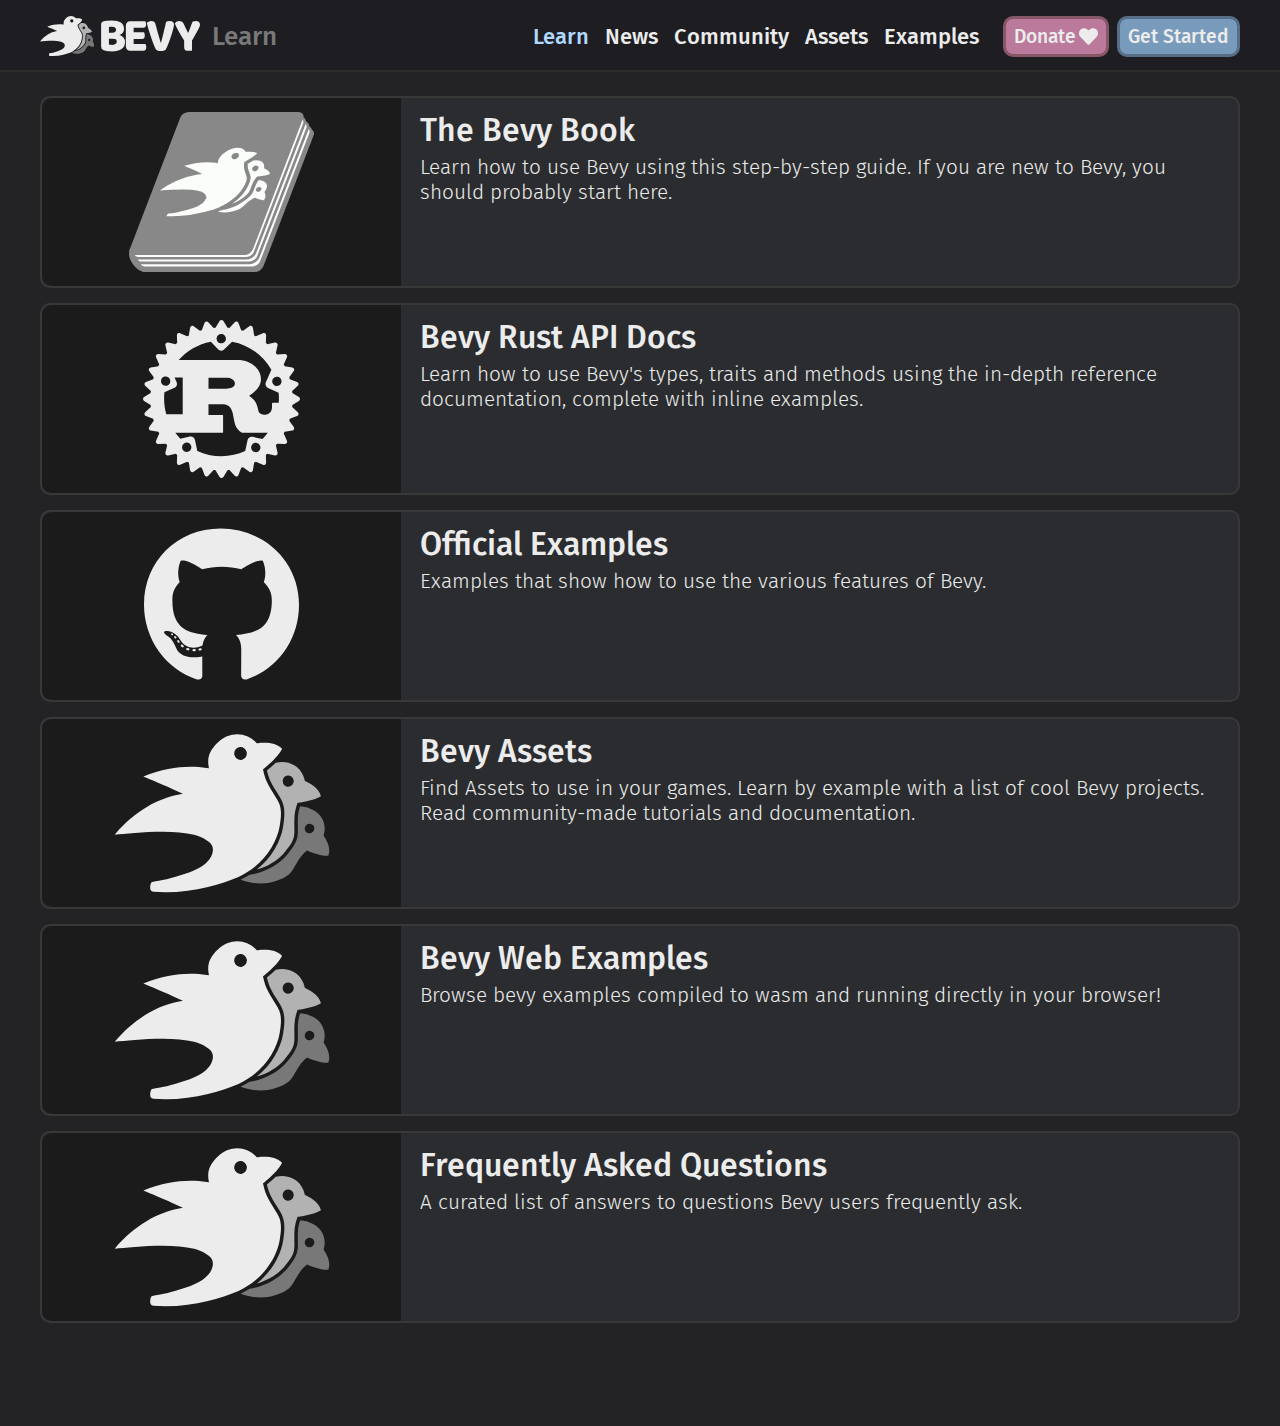
<file: learn/index.html>
<!doctype html>
<html lang="en">
    <head>
        <meta charset="UTF-8">
        <meta name='viewport' content="width=device-width, initial-scale=1" />
        <meta property="og:title" content="Bevy - Learn" />
        <meta property="og:type" content="website" />
        <meta property="og:url" content="https://bevyengine.org&#x2F;&#x2F;learn&#x2F;" />
        <meta property="og:image" content="https://bevyengine.org/assets/bevy_logo_fill.png" />
        <meta property="og:description" content="Bevy is a refreshingly simple data-driven game engine built in Rust. It is free and open-source forever!" />
        <link rel="shortcut icon" type="image/png" href="/assets/favicon.png">
        <link rel="stylesheet" href="/site.css" />
        <link href="/atom.xml" rel="alternate" type="application/atom+xml" />
        <title>Bevy - Learn</title>
         
    </head>
    <body>
        <div class="layout">
            <input id="mobile-menu-state" class="hidden" type="checkbox">
            <header class="layout__header header" data-mobile-menu-state-container>
                <div class="header__content">
                    <label class="main-menu-backdrop" for="mobile-menu-state"></label>
                    <label class="header__hamburger button-square button-square--header" for="mobile-menu-state">
                        <img src="/assets/icon-hamburger.svg">
                    </label>
                    <div class="header__left-block">
                        <a class="header__logo" href="/">
                            <img class="logo logo--icon" src="/assets/bevy_icon_dark.svg" alt="Bevy Engine">
                            <img class="logo logo--full" src="/assets/bevy_logo_dark.svg" alt="Bevy Engine">
                        </a>
                        <div class="header__message">
                            
                                Learn
                            
                        </div>
                    </div>
                    
                    <nav class="header__menu main-menu " role="navigation" data-page-menu-switch-state-container>
                        <div class="main-menu__header">
                            <a href="/">
                                <img class="logo" src="/assets/bevy_logo_dark.svg" alt="Bevy Engine">
                            </a>
                            <label class="button-square button-square--header" for="mobile-menu-state">
                                <img src="/assets/icon-times.svg">
                            </label>
                        </div>
                        
                        <div class="main-menu__content">
                            <div class="main-menu__page-menu">
                                
                            </div>
                            <ul class="main-menu__menu">
                                
    
    

    
        
    

    
    
    

    
        
    

    <li class="main-menu__entry">
        <a href="&#x2F;learn" class="main-menu__link main-menu__link--active">
            <span>Learn</span>
        </a>
    </li>

                                
    
    

    
        
    

    
    
    

    

    <li class="main-menu__entry">
        <a href="&#x2F;news" class="main-menu__link">
            <span>News</span>
        </a>
    </li>

                                
    
    

    
        
    

    
    
    

    

    <li class="main-menu__entry">
        <a href="&#x2F;community" class="main-menu__link">
            <span>Community</span>
        </a>
    </li>

                                
    
    

    
        
    

    
    
    

    

    <li class="main-menu__entry">
        <a href="&#x2F;assets" class="main-menu__link">
            <span>Assets</span>
        </a>
    </li>

                                
    
    

    
        
    

    
    
    

    

    <li class="main-menu__entry">
        <a href="&#x2F;examples" class="main-menu__link">
            <span>Examples</span>
        </a>
    </li>

                                
                            </ul>
                        </div>
                    </nav>
                    <div class="header__cta-container">
                        <a class="button button--pink header__cta" href="https://github.com/sponsors/cart">Donate <img class="button__icon" src="/assets/heart.svg" alt="heart icon"/></a>
                        <a class="button header__cta" href="/learn/book/getting-started/">Get Started</a>
                    </div>
                </div>
            </header>
            <main class="layout__content">
                <div class="container">
                    
<div class="padded-content">
  <a class="card" href="/learn/book/introduction">
    <div class="card-image">
      <img src="/assets/book.svg" class="centered-card-image" alt="Bevy book" />
    </div>
    <div class="card-text">
      <div class="card-title">
        The Bevy Book
      </div>
      <div class="card-description">
        Learn how to use Bevy using this step-by-step guide. If you are new to Bevy, you should probably start here.
      </div>
    </div>
  </a>
  <a class="card" href="https://docs.rs/bevy">
    <div class="card-image">
      <img src="/assets/rust-logo-light.svg" class="centered-card-image" alt="Rust logo" />
    </div>
    <div class="card-text">
      <div class="card-title">
        Bevy Rust API Docs
      </div>
      <div class="card-description">
        Learn how to use Bevy's types, traits and methods using the in-depth reference documentation, complete with inline examples.
      </div>
    </div>
  </a>
  <a class="card" href="https://github.com/bevyengine/bevy/tree/latest/examples#examples">
    <div class="card-image">
      <img src="/assets/github.svg" class="centered-card-image" alt="Github logo" />
    </div>
    <div class="card-text">
      <div class="card-title">
        Official Examples
      </div>
      <div class="card-description">
        Examples that show how to use the various features of Bevy.
      </div>
    </div>
  </a>
  <a class="card" href="/assets">
    <div class="card-image">
      <img src="/assets/bevy_icon_dark.svg" class="centered-card-image" alt="Bevy logo" />
    </div>
    <div class="card-text">
      <div class="card-title">
        Bevy Assets
      </div>
      <div class="card-description">
        Find Assets to use in your games. Learn by example with a list of cool Bevy projects. Read community-made
        tutorials and documentation.
      </div>
    </div>
  </a>
  <a class="card" href="/examples">
    <div class="card-image">
      <img src="/assets/bevy_icon_dark.svg" class="centered-card-image" alt="Bevy logo" />
    </div>
    <div class="card-text">
      <div class="card-title">
        Bevy Web Examples
      </div>
      <div class="card-description">
        Browse bevy examples compiled to wasm and running directly in your browser!
      </div>
    </div>
  </a>
  <a class="card" href="/faq">
    <div class="card-image">
      <img src="/assets/bevy_icon_dark.svg" class="centered-card-image" alt="Bevy logo" />
    </div>
    <div class="card-text">
      <div class="card-title">
        Frequently Asked Questions
      </div>
      <div class="card-description">
        A curated list of answers to questions Bevy users frequently ask.
      </div>
    </div>
  </a>
</div>

                </div>
            </main>
        </div>
    </body>
</html>
</file>
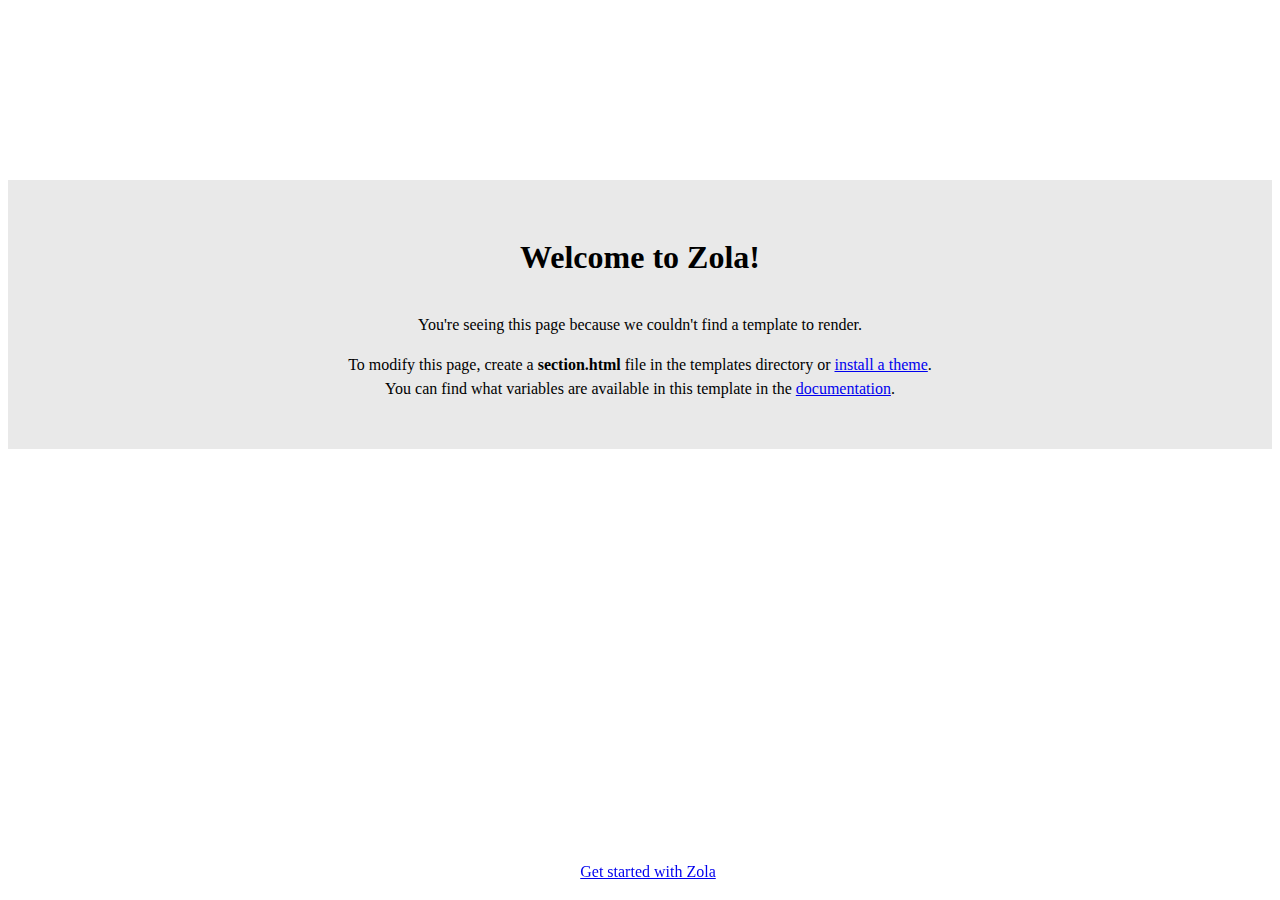
<file: assets/apps/index.html>
<html>
    <head>
        <title>Zola</title>
    </head>
    <body>
        <div class="container">
            <h1>Welcome to Zola!</h1>
            <p>
                You're seeing this page because we couldn't find a template to render.
            </p>
            <p>
                To modify this page, create a <b>section.html</b> file in the templates directory or
                <a href="https://www.getzola.org/documentation/themes/installing-and-using-themes/" target="_blank">install a theme</a>.
                <br>
                You can find what variables are available in this template in the <a href="https:&#x2F;&#x2F;www.getzola.org&#x2F;documentation&#x2F;templates&#x2F;pages-sections&#x2F;#section-variables" target="_blank">documentation</a>.
            </p>
        </div>
        <footer>
            <a href="https://www.getzola.org/documentation/getting-started/cli-usage/" target="_blank">Get started with Zola</a>
        </footer>
        <style>
            html {
                line-height: 1.5;
            }
            h1 {
                margin-bottom: 2rem;
            }
            .container {
                font-family: "sans-serif";
                text-align: center;
                margin-top: 20vh;
                padding: 2rem;
                background: #e9e9e9;
            }
            footer {
                position: fixed;
                width: 100%;
                bottom: 1rem;
                text-align: center;
            }
        </style>
    </body>
</html>
</file>
<file: site.css>
:root{--header-height: 60px;--scroll-padding-top: calc(var(--header-height) + 16px)}@media (min-width: 992px){:root{--header-height: 72px}}@font-face{font-family:'Fira Mono';font-style:normal;font-weight:400;src:url("../fonts/fira-mono-v8-latin-regular.eot");src:local("Fira Mono Regular"),local("FiraMono-Regular"),url("../fonts/fira-mono-v8-latin-regular.eot?#iefix") format("embedded-opentype"),url("../fonts/fira-mono-v8-latin-regular.woff2") format("woff2"),url("../fonts/fira-mono-v8-latin-regular.woff") format("woff"),url("../fonts/fira-mono-v8-latin-regular.ttf") format("truetype"),url("../fonts/fira-mono-v8-latin-regular.svg#FiraMono") format("svg")}@font-face{font-family:'Fira Sans';font-style:normal;font-weight:300;src:url("/assets/fonts/fira-sans-v10-latin-300.eot");src:local("Fira Sans Light"),local("FiraSans-Light"),url("/assets/fonts/fira-sans-v10-latin-300.eot?#iefix") format("embedded-opentype"),url("/assets/fonts/fira-sans-v10-latin-300.woff2") format("woff2"),url("/assets/fonts/fira-sans-v10-latin-300.woff") format("woff"),url("/assets/fonts/fira-sans-v10-latin-300.ttf") format("truetype"),url("/assets/fonts/fira-sans-v10-latin-300.svg#FiraSans") format("svg")}@font-face{font-family:'Fira Sans';font-style:normal;font-weight:400;src:url("/assets/fonts/fira-sans-v10-latin-regular.eot");src:local("Fira Sans Regular"),local("FiraSans-Regular"),url("/assets/fonts/fira-sans-v10-latin-regular.eot?#iefix") format("embedded-opentype"),url("/assets/fonts/fira-sans-v10-latin-regular.woff2") format("woff2"),url("/assets/fonts/fira-sans-v10-latin-regular.woff") format("woff"),url("/assets/fonts/fira-sans-v10-latin-regular.ttf") format("truetype"),url("/assets/fonts/fira-sans-v10-latin-regular.svg#FiraSans") format("svg")}@font-face{font-family:'Fira Sans';font-style:italic;font-weight:400;src:url("/assets/fonts/fira-sans-v10-latin-italic.eot");src:local("Fira Sans Italic"),local("FiraSans-Italic"),url("/assets/fonts/fira-sans-v10-latin-italic.eot?#iefix") format("embedded-opentype"),url("/assets/fonts/fira-sans-v10-latin-italic.woff2") format("woff2"),url("/assets/fonts/fira-sans-v10-latin-italic.woff") format("woff"),url("/assets/fonts/fira-sans-v10-latin-italic.ttf") format("truetype"),url("/assets/fonts/fira-sans-v10-latin-italic.svg#FiraSans") format("svg")}@font-face{font-family:'Fira Sans';font-style:normal;font-weight:500;src:url("/assets/fonts/fira-sans-v10-latin-500.eot");src:local("Fira Sans Medium"),local("FiraSans-Medium"),url("/assets/fonts/fira-sans-v10-latin-500.eot?#iefix") format("embedded-opentype"),url("/assets/fonts/fira-sans-v10-latin-500.woff2") format("woff2"),url("/assets/fonts/fira-sans-v10-latin-500.woff") format("woff"),url("/assets/fonts/fira-sans-v10-latin-500.ttf") format("truetype"),url("/assets/fonts/fira-sans-v10-latin-500.svg#FiraSans") format("svg")}@font-face{font-family:'Fira Sans';font-style:normal;font-weight:800;src:url("/assets/fonts/fira-sans-v10-latin-800.eot");src:local("Fira Sans ExtraBold"),local("FiraSans-ExtraBold"),url("/assets/fonts/fira-sans-v10-latin-800.eot?#iefix") format("embedded-opentype"),url("/assets/fonts/fira-sans-v10-latin-800.woff2") format("woff2"),url("/assets/fonts/fira-sans-v10-latin-800.woff") format("woff"),url("/assets/fonts/fira-sans-v10-latin-800.ttf") format("truetype"),url("/assets/fonts/fira-sans-v10-latin-800.svg#FiraSans") format("svg")}html{color:#ececec;font-family:'Fira Sans', sans-serif;font-size:.875rem;background-color:#1e1e22;scroll-padding-top:var(--scroll-padding-top)}html *{box-sizing:border-box;-webkit-tap-highlight-color:transparent;outline:none}@media (min-width: 768px){html{font-size:1rem}}body{padding:0;margin:0}.hidden{display:none}*:focus-visible{border-radius:5px;outline:solid #b1d9ff 3px}.section{display:block;font-size:1.4rem;overflow-x:hidden}.padded-content{padding:16px 0}@media (min-width: 992px){.padded-content{padding:24px 0}}.warning{color:#c8c864}.anchor-link,.anchor-link:focus,.anchor-link:hover,.anchor-link:active,.anchor-link:hover,.anchor-link:link,.anchor-link:visited{margin-left:0.3rem;color:#505050;text-shadow:none;font-weight:500}.bevy-instance{position:relative}.bevy-instance__progress-status{display:flex;flex-direction:column;position:absolute;bottom:50%;left:50%;width:250px;transform:translateX(-50%)}.bevy-instance__progress-status:empty{display:none}.bevy-instance__progress-file{margin-bottom:4px;font-weight:normal;text-shadow:1px 1px 1px #000;font-size:0.85rem;word-break:break-all}.bevy-instance__progress-track{width:100%;height:4px;border-radius:4px;background-color:#555}.bevy-instance__progress-track:not(:last-child){margin-bottom:2px}.bevy-instance__progress-bar{height:4px;min-width:4px;background-color:#799bbb;border-radius:4px;width:0px}.bevy-instance__progress-bar--indeterminate{background-image:linear-gradient(131deg, #799bbb 25%, #597899 25%, #597899 50%, #799bbb 50%, #799bbb 75%, #597899 75%, #597899 100%);background-size:26.50px 30.49px;animation-duration:1s;animation-fill-mode:forwards;animation-iteration-count:infinite;animation-name:bg-animation;animation-timing-function:linear}@keyframes bg-animation{0%{background-position:0px 0}100%{background-position:-26.5px 0}}.bevy-instance__canvas{width:100% !important;height:auto !important;border-radius:10px;background:#2b2c2f}.book-footer{--book-footer-gap: 12px;margin:32px 0}@media (min-width: 768px){.book-footer{--book-footer-gap: 20px}}.book-footer__nav{display:grid;gap:var(--book-footer-gap);padding:var(--book-footer-gap) 0;grid-template-columns:1fr;grid-template-areas:'next' 'prev'}@media (min-width: 768px){.book-footer__nav{grid-template-columns:1fr 1fr;grid-template-areas:'prev next'}}.book-footer__link{display:flex;border:2px solid #2f3033;border-radius:8px;padding:16px 8px}.book-footer__link,.book-footer__link:focus,.book-footer__link:hover,.book-footer__link:active .book-footer__link:link,.book-footer__link:visited{text-decoration:none;color:#9b9b9d}.book-footer__link:hover{background-color:rgba(236,236,236,0.01);color:#ececec}.book-footer__link:hover .book-footer__dir{color:#999}.book-footer__link--prev{grid-area:prev;flex-direction:row-reverse;padding-left:16px}.book-footer__link--prev .book-footer__label{padding:0 8px 0 12px}.book-footer__link--next{grid-area:next;text-align:right;padding-right:16px}.book-footer__link--next .book-footer__label{padding:0 12px 0 8px}.book-footer__label{flex-grow:1;font-size:1.125rem;line-height:1.3}.book-footer__dir{margin-bottom:4px;color:#666;text-transform:uppercase;font-size:0.8rem;line-height:1;letter-spacing:0.1em}.book-footer__chevron{align-self:center}.book-footer__edit-wrapper{border-top:2px solid #2f3033;text-align:center;padding-top:var(--book-footer-gap)}.book-footer__edit{display:inline-flex;align-items:center;padding:8px;font-size:0.9rem}.book-footer__edit,.book-footer__edit:focus,.book-footer__edit:hover,.book-footer__edit:active .book-footer__edit:link,.book-footer__edit:visited{text-decoration:none;color:#555}.book-footer__edit:hover{color:#aaa}.book-footer__edit .icon{margin-right:4px}.button-square{display:flex;align-items:center;justify-content:center;position:relative;cursor:pointer}.button-square:hover:before{content:'';position:absolute;top:8px;right:8px;bottom:8px;left:8px;background-color:rgba(236,236,236,0.05);border-radius:10px}.button-square--header{width:calc(var(--header-height) - 8px);height:var(--header-height)}.button{display:inline-flex;align-items:center;background-color:#799bbb;border:3px solid #576f86;padding:6px 8px;border-radius:10px;font-size:1.2rem;font-weight:500;transition:transform 100ms}.button:hover{background-color:#6f93b6}.button:active{transform:translateY(2px)}.button,.button:hover,.button:visited{color:#ececec;text-decoration:none}.button__icon{height:1.1em;vertical-align:middle;margin-left:0.2em;font-size:0.9em}.button--pink{background-color:#bb799c;border-color:#865767}.button--pink:hover{background-color:#b66f95}.card{display:block;flex-direction:left;overflow:hidden;height:12rem;border-radius:10px;background-color:#2b2c2f;margin-bottom:15px;font-style:normal;text-decoration:none;border:2px solid #383838;position:relative}.card:hover{background-color:#2f3033;border:2px solid #6b6b6b}.card-profile-picture{position:absolute;right:0px;top:0px;height:2.0em;width:2.0em;border-radius:0px 10px 0px 10px;overflow:hidden;display:flex}.card-social-icon{position:relative;top:0.2rem;width:1rem;height:1rem}.card-sponsor-icon{fill:#bb799c}.card-image{width:30%;overflow:hidden;object-fit:cover;display:flex;background-color:#1b1b1b;border-top-left-radius:10px;border-bottom-left-radius:10px;align-content:center;justify-content:center;float:left;height:100%;margin-right:0px}.centered-card-image{display:block;align-self:center;height:85%;max-width:85%;border-radius:10px}.card-text{padding-top:0.8rem;padding-bottom:0.8rem;padding-left:1.2rem;padding-right:1.2rem;overflow:hidden;text-overflow:ellipsis}.card-text-dense{line-height:1.0rem}.card-subtitle{display:block;font-weight:200;font-size:1.4rem;font-style:italic;color:#8f8f8f;text-decoration:none}.card-description{display:block;position:relative;font-weight:300;font-size:1.3rem;color:#ececec;text-decoration:none;margin-top:0.4rem;overflow:hidden;text-overflow:ellipsis;height:100px}.card-title{display:block;font-weight:500;font-size:2.0rem;color:#ececec;font-style:normal;text-decoration:none}.card-image-default{display:flex;height:100%;margin-left:auto;margin-right:auto;align-items:center}.card-dense{padding:0.8rem}.container{--container-padding: 8px;width:100%;max-width:calc(1200px + var(--container-padding) * 2);margin:0 auto;padding:0 var(--container-padding)}@media (min-width: 992px){.container{--container-padding: 16px}}.example{padding:0 16px}.example__header{display:grid;gap:8px;margin:16px 0 8px;align-items:baseline;grid-template-columns:1fr 1fr;grid-template-areas:'title title' 'back  github'}@media (min-width: 768px){.example__header{margin:24px 0 8px;grid-template-areas:'back title github';grid-template-columns:150px 1fr 150px}}.example__title{grid-area:title;margin:0;font-size:1.75rem;text-align:center}.example__back,.example__github{font-size:1rem}.example__back,.example__back:focus,.example__back:hover,.example__back:active .example__back:link,.example__back:visited,.example__github,.example__github:focus,.example__github:hover,.example__back:active .example__github:link,.example__github:visited,.example__github:active .example__back:link,.example__github:active .example__github:link{text-decoration:none;color:#aaa}.example__back:hover,.example__github:hover{color:#ececec}.example__back{grid-area:back}.example__github{grid-area:github;text-align:right}.header{padding-right:8px}@media (min-width: 992px){.header{padding:0 16px}}.header__content{width:100%;max-width:1200px;height:var(--header-height);display:flex;align-items:center;justify-content:space-between;margin:0 auto}.header__hamburger{flex-shrink:0}@media (min-width: 992px){.header__hamburger{display:none}}.header__left-block{display:flex;align-items:center;margin-right:auto}.header__logo{display:flex;align-items:center}.header__message{display:none;font-size:1.4rem;font-weight:500;color:#797979;margin-left:12px}@media (min-width: 550px){.header__message{display:block}}@media (min-width: 1200px){.header__message{font-size:1.625rem}}.header__message:empty{display:none}.header__cta-container{display:flex;margin-left:16px}.header__cta{flex-shrink:0}.header__cta:not(:last-child){margin-right:8px}.icon{--icon-height: 1.2em;display:inline-block;background-color:currentColor;vertical-align:text-bottom;-webkit-mask-repeat:no-repeat;mask-repeat:no-repeat;-webkit-mask-size:contain;mask-size:contain;-webkit-mask-position:center;mask-position:center}.icon--chevron-down{height:var(--icon-height);width:calc(var(--icon-height) * .625);-webkit-mask-image:url("/assets/icon-chevron-down.svg");mask-image:url("/assets/icon-chevron-down.svg")}.icon--chevron-left{height:var(--icon-height);width:calc(var(--icon-height) * .375);-webkit-mask-image:url("/assets/icon-chevron-left.svg");mask-image:url("/assets/icon-chevron-left.svg")}.icon--chevron-right{height:var(--icon-height);width:calc(var(--icon-height) * .375);-webkit-mask-image:url("/assets/icon-chevron-right.svg");mask-image:url("/assets/icon-chevron-right.svg")}.icon--github{height:var(--icon-height);width:calc(var(--icon-height) * 1);-webkit-mask-image:url("/assets/icon-github.svg");mask-image:url("/assets/icon-github.svg")}.icon--pencil{height:var(--icon-height);width:calc(var(--icon-height) * .79167);-webkit-mask-image:url("/assets/icon-pencil.svg");mask-image:url("/assets/icon-pencil.svg")}.icon--times{height:var(--icon-height);width:calc(var(--icon-height) * .66667);-webkit-mask-image:url("/assets/icon-times.svg");mask-image:url("/assets/icon-times.svg")}.item-grid{display:grid;grid-template-columns:repeat(auto-fill, minmax(270px, 1fr));gap:16px}.layout{min-height:100vh;display:flex;flex-direction:column}.layout__header{position:fixed;top:0px;width:100%;height:var(--header-height);background-color:#1e1e22;border-bottom:2px solid #2c2c2d;z-index:800}.layout__content{width:100%;padding-top:var(--header-height);padding-bottom:64px;flex-grow:1;background-color:#232326}#mobile-menu-state:checked+[data-mobile-menu-state-container] .layout{height:100%;overflow:hidden}.logo{height:28px}@media (min-width: 992px){.logo{height:40px}}@media (min-width: 440px){.logo--icon{display:none}}.logo--full{display:none}@media (min-width: 440px){.logo--full{display:block}}.main-menu-backdrop{visibility:hidden;position:fixed;top:0px;left:0px;width:100%;height:100%;z-index:900;background-color:rgba(0,0,0,0.2);cursor:pointer;opacity:0.0;transition:opacity 500ms}#mobile-menu-state:checked+[data-mobile-menu-state-container] .main-menu-backdrop{visibility:visible;opacity:1.0}.main-menu__menu{display:flex;margin:0;padding:0}.main-menu__entry{list-style:none}.main-menu__link{display:flex;align-items:center;justify-content:center;position:relative;height:var(--header-height);font-size:1.375rem;font-weight:500;text-decoration:none}.main-menu__link,.main-menu__link:visited,.main-menu__link:active{color:#ececec}.main-menu__link:hover{color:#b1d9ff}.main-menu__link--active,.main-menu__link--active:visited,.main-menu__link--active:active{color:#b1d9ff}.main-menu__link:focus-visible{outline:none}.main-menu__link:focus-visible span{border-radius:5px;outline:solid #b1d9ff 3px}@media (max-width: 991px){.main-menu{--main-menu-switch-height: 0px;position:fixed;top:0px;left:-300px;width:300px;bottom:-60px;padding-bottom:60px;background-color:#1e1e22;z-index:1000;transform:translateX(0);opacity:0.0;transition:transform 250ms, opacity 250ms;box-shadow:0px 0px 16px rgba(0,0,0,0.3)}.main-menu--with-page-menu{--main-menu-switch-height: 56px}.main-menu--with-page-menu .main-menu__page-menu-switch{display:block}.main-menu__header{display:flex;align-items:center;justify-content:space-between;padding-left:8px;height:var(--header-height);background-color:#232326;border-bottom:2px solid #313131}.main-menu__header a{display:flex;align-items:center}.main-menu__page-menu-switch{display:none;padding:8px 8px 0 8px;height:var(--main-menu-switch-height)}.main-menu__content{position:relative;height:calc(100% - var(--header-height) - var(--main-menu-switch-height));overflow-x:hidden}.main-menu__menu,.main-menu__page-menu{overflow-y:auto;height:100%;position:absolute;top:0px;bottom:0px;left:0px;right:0px;transition:transform 250ms}.main-menu__menu{display:flex;flex-direction:column;padding:8px;transform:translateX(0px)}.main-menu__page-menu{margin:0;padding:8px;transform:translateX(300px)}.main-menu__link:hover{background-color:rgba(236,236,236,0.05);border-radius:10px}}@media (max-width: 991px){#mobile-menu-state:checked+[data-mobile-menu-state-container] .main-menu{transform:translateX(300px);opacity:1.0}#page-menu-switch-state:checked+[data-page-menu-switch-state-container] .main-menu__menu{transform:translateX(-300px)}#page-menu-switch-state:checked+[data-page-menu-switch-state-container] .main-menu__page-menu{transform:translateX(0px)}}@media (min-width: 992px){.main-menu__header,.main-menu__page-menu-switch,.main-menu__page-menu{display:none}.main-menu__link{display:flex;align-items:center;justify-content:center;padding:0 8px;height:var(--header-height);font-size:1.375rem;font-weight:500;text-decoration:none}}.menu-switch{position:relative;display:grid;grid-template-columns:1fr 1fr;gap:4px;border-radius:40px;background-color:rgba(236,236,236,0.05);padding:4px;height:40px;cursor:pointer;user-select:none}.menu-switch::before{content:'';position:absolute;top:4px;left:4px;height:32px;width:calc(50% - 8px);border-radius:32px;background-color:#1e1e22;z-index:0;transition:transform 250ms}.menu-switch__option{display:flex;align-items:center;justify-content:center;position:relative;height:32px;border-radius:32px;z-index:1}.menu-switch__option--main-menu{opacity:1.0}.menu-switch__option--page-menu{opacity:0.5}#page-menu-switch-state:checked+[data-page-menu-switch-state-container] .menu-switch::before{transform:translateX(calc(100% + 8px))}#page-menu-switch-state:checked+[data-page-menu-switch-state-container] .menu-switch__option--main-menu{opacity:0.5}#page-menu-switch-state:checked+[data-page-menu-switch-state-container] .menu-switch__option--page-menu{opacity:1.0}.page-with-menu{display:grid;grid-gap:24px;grid-template-columns:1fr;grid-template-areas:'content';margin-top:12px}@media (min-width: 992px){.page-with-menu{margin-top:24px;grid-template-columns:250px 1fr;grid-template-areas:'menu content'}}.page-with-menu__menu-wrapper{grid-area:menu;display:none;position:relative}@media (min-width: 992px){.page-with-menu__menu-wrapper{display:block}}.page-with-menu__menu{scrollbar-width:thin;scrollbar-color:rgba(236,236,236,0.2) transparent;position:sticky;top:calc(var(--header-height) + 24px);height:calc(100vh - var(--header-height) - 24px);overflow-y:auto;padding-bottom:24px}.page-with-menu__menu::-webkit-scrollbar-track{background-color:transparent}.page-with-menu__menu::-webkit-scrollbar{width:4px;background-color:transparent}.page-with-menu__menu::-webkit-scrollbar-thumb{background-color:rgba(236,236,236,0.2);border-radius:4px}.page-with-menu__content{grid-area:content;overflow-x:hidden}.sponsors{width:100%;max-width:800px;margin:0 auto}.sponsors:not(:last-child){margin-bottom:56px}.sponsors__title{font-size:2.8rem;margin-bottom:-10px}.sponsors__amount{font-size:1.2rem}.sponsors__content{display:flex;flex-direction:column;justify-content:center;align-items:center;max-width:600px;margin:0 auto}@media (min-width: 992px){.sponsors__content{max-width:none;flex-direction:row;flex-wrap:wrap}}.sponsors__link{display:block;margin:0 0 16px}@media (min-width: 992px){.sponsors__link{margin:0 24px 24px}}.sponsors__logo{object-fit:contain}.sponsors--platinum .sponsors__title{color:#ececec}.sponsors--platinum .sponsors__amount{color:#ececec}.sponsors--platinum .sponsors__logo{width:100%;max-height:100px}.sponsors--silver .sponsors__title{color:#bbb}.sponsors--silver .sponsors__amount{color:#bbb}.sponsors--silver .sponsors__logo{width:100%;max-height:80px}.sponsors--bronze .sponsors__title{color:#9f7d6c}.sponsors--bronze .sponsors__amount{color:#9f7d6c}.sponsors--bronze .sponsors__logo{width:100%;max-height:60px}.z-code{color:#c0c5ce;background-color:#2b2c2f}div.incorrect{background-color:#542326;border-left:10px solid red;border-radius:10px}div.incorrect .z-code,div.incorrect .z-code code{background-color:#542326}.z-variable.z-parameter.z-function{color:#c0c5ce}.z-comment,.z-punctuation.z-definition.z-comment{color:#65737e}.z-punctuation.z-definition.z-string,.z-punctuation.z-definition.z-variable,.z-punctuation.z-definition.z-string,.z-punctuation.z-definition.z-parameters,.z-punctuation.z-definition.z-string,.z-punctuation.z-definition.z-array{color:#c0c5ce}.z-none{color:#c0c5ce}.z-keyword.z-operator{color:#c0c5ce}.z-keyword{color:#c594c5ff}.z-variable{color:#c0c5ce}.z-entity.z-name.z-function,.z-meta.z-require,.z-support.z-function.z-any-method{color:#6699ccff}.z-support.z-class,.z-entity.z-name.z-class,.z-entity.z-name.z-type.z-class{color:#dfc479}.z-meta.z-class{color:#eff1f5}.z-keyword.z-other.z-special-method{color:#8fa1b3}.z-storage{color:#b48ead}.z-support.z-function{color:#6699ccff}.z-string,.z-constant.z-other.z-symbol,.z-entity.z-other.z-inherited-class{color:#9fc37f}.z-none{color:#e79e6d}.z-constant{color:#e79e6d}.z-entity.z-name.z-tag{color:#e05a67}.z-entity.z-other.z-attribute-name{color:#d08770}.z-entity.z-other.z-attribute-name.z-id,.z-punctuation.z-definition.z-entity{color:#8fa1b3}.z-meta.z-selector{color:#b48ead}.z-markup.z-heading .z-punctuation.z-definition.z-heading,.z-entity.z-name.z-section{color:#8fa1b3}.z-keyword.z-other.z-unit{color:#e79e6d}.z-markup.z-bold,.z-punctuation.z-definition.z-bold{color:#dfc479;font-weight:bold}.z-markup.z-italic,.z-punctuation.z-definition.z-italic{color:#b48ead;font-style:italic}.z-markup.z-raw.z-inline{color:#a3be8c}.z-string.z-other.z-link{color:#bf616a}.z-meta.z-link{color:#e79e6d}.z-markup.z-list{color:#bf616a}.z-markup.z-quote{color:#e79e6d}.z-meta.z-separator{color:#c0c5ce;background-color:#4f5b66}.z-markup.z-inserted,.z-markup.z-inserted.z-git_gutter{color:#a3be8c}.z-markup.z-deleted,.z-markup.z-deleted.z-git_gutter{color:#bf616a}.z-markup.z-changed,.z-markup.z-changed.z-git_gutter{color:#b48ead}.z-markup.z-ignored,.z-markup.z-ignored.z-git_gutter{color:#4f5b66}.z-markup.z-untracked,.z-markup.z-untracked.z-git_gutter{color:#4f5b66}.z-constant.z-other.z-color{color:#96b5b4}.z-string.z-regexp{color:#96b5b4}.z-constant.z-character.z-escape{color:#96b5b4}.z-punctuation.z-section.z-embedded,.z-variable.z-interpolation{color:#ab7967}.z-invalid.z-illegal{color:#2b303b;background-color:#bf616a}.z-markup.z-deleted.z-git_gutter{color:#f92672}.z-markup.z-inserted.z-git_gutter{color:#a6e22e}.z-markup.z-changed.z-git_gutter{color:#967efb}.z-markup.z-ignored.z-git_gutter{color:#565656}.z-markup.z-untracked.z-git_gutter{color:#565656}.z-meta.z-generic.z-rust,.z-entity.z-name.z-struct.z-rust,.z-entity.z-name.z-impl.z-rust{color:#dfc479}.z-punctuation.z-definition.z-generic.z-rust{color:#c0c5ce}.z-storage.z-type.z-function,.z-keyword.z-operator.z-rust,.z-storage.z-type.z-struct.z-rust,.z-punctuation.z-accessor.z-rust,.z-storage.z-modifier.z-rust{color:#c594c5ff}.z-support.z-macro.z-rust{color:#6699ccff}.z-punctuation.z-definition.z-string{color:#9fc37f}.z-entity.z-name.z-trait.z-rust{color:#56b6c2}.z-meta.z-annotation.z-rust,.z-variable.z-annotation.z-rust{color:#d19a66}.z-meta.z-annotation.z-parameters.z-rust{color:#d1af8f}.z-meta.z-annotation.z-parameters.z-rust .z-begin,.z-meta.z-annotation.z-parameters.z-rust .z-end,.z-meta.z-annotation.z-parameters.z-rust .z-punctuation{color:#d19a66}.z-variable.z-function.z-shell,.z-support.z-function.z-shell{color:#6699ccff}.z-variable.z-parameter.z-option{color:#c594c5ff}.tree-menu{margin:0;padding:0;position:relative}.tree-menu__state{display:none}.tree-menu__item{list-style:none}.tree-menu__item>.tree-menu{display:none;padding-left:16px}.tree-menu__label{display:flex;border-radius:4px;margin-bottom:2px;opacity:0.6}.tree-menu__label:hover{opacity:1.0;background-color:rgba(236,236,236,0.1)}.tree-menu__label--with-chevron .tree-menu__link{padding-right:4px}.tree-menu__link{display:flex;align-items:center;flex-grow:1;padding:4px 16px;min-height:32px;text-decoration:none;line-height:1.25;font-size:1rem}.tree-menu__link,.tree-menu__link:focus,.tree-menu__link:active,.tree-menu__link:hover,.tree-menu__link:link,.tree-menu__link:visited{color:#ececec}.tree-menu__toggle{display:flex;align-items:center;justify-content:center;flex-shrink:0;width:44px;cursor:pointer;border-radius:4px;user-select:none}.tree-menu__toggle:hover{background-color:rgba(236,236,236,0.1)}.tree-menu__chevron{transition:transform 250ms;transform:rotate(-90deg)}.tree-menu__item--active>.tree-menu__label{background-color:rgba(236,236,236,0.1);opacity:1.0}.tree-menu__item--active>.tree-menu__label .tree-menu__link{color:#ececec}.tree-menu__state:checked+.tree-menu__item>.tree-menu__label .tree-menu__chevron{transform:rotate(0deg)}.tree-menu__state:checked+.tree-menu__item>.tree-menu{display:block}.asset-card{display:grid;grid-template-areas:"banner" "desc" "tags";text-decoration:none;overflow:hidden;border-radius:10px;background-color:#2b2c2f;color:#ececec;border:2px solid #383838}.asset-card:hover{background-color:#2f3033;border:2px solid #6b6b6b}.asset-card__banner{grid-area:banner;display:block;position:relative;aspect-ratio:16/9;align-self:start;background:linear-gradient(0deg, #2f3033 0%, #1b1b1b 100%)}.asset-card__banner img{width:100%;height:100%;display:block;object-fit:contain;background-color:#1b1b1b}.asset-card__title{position:absolute;width:100%;bottom:0;padding:.4rem;font-weight:bold;font-size:1.2rem;background-color:rgba(0,0,0,0.5)}.asset-card__description{overflow:hidden;display:-webkit-box;-webkit-line-clamp:3;-webkit-box-orient:vertical;grid-area:desc;padding:.4rem;font-size:1rem;overflow:ellipsis;height:4.2rem}.asset-card__small_description{overflow:hidden;display:-webkit-box;-webkit-line-clamp:3;-webkit-box-orient:vertical;grid-area:desc;padding:.2rem;font-size:0.9rem;overflow:ellipsis;height:100%;display:flex;flex-direction:column}.asset-card__tags{grid-area:tags;display:grid;grid-template-areas:"versions licenses";padding:.4rem;height:2.2rem}.asset-card__tag-icon{display:flex}.asset-card__tag-icon img,.asset-card__tag-icon svg{height:1.2rem;width:1.2rem;fill:#95959d}.asset-card__bevy-versions{grid-area:versions}.asset-card__licenses{grid-area:licenses;margin-left:auto;order:2}.asset-card__tag-list{display:flex;align-items:center;gap:.2em}.asset-card__tag{display:flex;justify-content:center;padding:.2em .4em;border-radius:.2em;font-size:.85em;background:#59595e}.asset-card__tag--supported{background-color:#6e6ef7}.community-icon{width:50% !important;max-width:7rem}.community-grid{display:grid;grid-template-columns:repeat(auto-fill, minmax(300px, 500px));justify-content:center;gap:1rem}.community-card{margin-bottom:0px}.assets .assets-intro{margin-bottom:20px}.assets .asset-section{font-size:2.4rem;margin:0 0 20px}.assets .asset-subsection{font-size:1.9rem;margin:0 0 16px}.assets .item-grid{margin-bottom:52px}.book-page{display:flex;width:100%;min-height:500px}.book-page-subtitle{font-size:1.3rem;font-weight:800;color:#999999;font-style:italic;vertical-align:middle}.book-content{position:relative;width:100%;min-width:0}.book-content h1{font-size:2.4rem;margin:0 0 16px}.book-content h2{font-size:1.8rem;margin-bottom:15px}.book-content h3{font-size:1.4rem;font-weight:500;margin-bottom:15px}.book-content p{margin-top:5px}.book-whats-a-bevy{background-color:#00000000 !important;height:2.4rem !important;border-radius:unset !important}.news-title{font-size:2.8rem;font-weight:800;margin-bottom:0px;margin-top:0px}.news-subtitle{margin-top:0px;font-size:1.22rem;font-weight:200;font-style:italic;color:#8f8f8f}.news-content img{border-radius:10px;max-width:100%}.news-content video{border-radius:10px;max-width:100%}.news-social-links{display:inline-block}.news-social-icon{height:1.3rem;vertical-align:middle}.news-social-link{font-size:1.1rem;color:#ececec}.release-feature-authors{margin-top:-1.0rem !important;font-style:italic;color:#8f8f8f}.news-image-subtitle{color:#8f8f8f;font-style:italic;font-size:1.0rem;margin-top:-0.5rem}.bevy-logo-header{display:block;margin:32px auto;width:100%;max-width:35rem}.bevy-description{text-align:center;margin-top:1.5rem;font-size:1.5rem;font-weight:500}.feature-list{margin-top:1.5rem;display:flex;justify-content:center;flex-wrap:wrap;margin-left:auto;margin-right:auto}.feature-container{display:flex;flex-wrap:wrap;justify-content:center}.feature-container-reverse{flex-wrap:wrap-reverse}.feature-title{font-size:2.1rem;margin-top:0;margin-bottom:0.3rem}.feature-description{font-size:1.3rem}.feature-image{height:24rem;background-color:#2b2c2f;border-radius:4rem;display:flex;align-items:center;justify-content:center;overflow:hidden;background-clip:padding-box}.feature-text{align-self:center}.feature-image,.feature-text{width:100%;max-width:535px;border-width:1.8rem;border-style:solid;border-color:transparent}@media (min-width: 768px){.feature-image,.feature-text{width:50%}}@media (min-width: 1200px){.feature-image,.feature-text{min-width:535px}}.feature-sublist{margin-top:0.5rem;margin-bottom:0.5rem;margin-left:0px;padding-left:2rem;font-size:1.22rem}.feature-img{max-height:80%;max-width:80%}.features-whats-next{text-align:center;font-size:1.5rem !important;margin-top:2rem;margin-bottom:2rem;width:100%}.features-sponsors{margin-top:3rem;text-align:center;font-size:1.5rem !important;line-height:2.2rem !important;margin-bottom:8rem}.sponsors-section{display:flex;width:100%;justify-content:center}.bronze-sponsor-image{height:3.8rem;margin:1rem}.silver-sponsor-image{height:5.4rem;margin:1rem}.platinum-sponsor-image{height:7.0rem;margin:1rem}.media-content{width:100%;font-size:1.22rem;font-weight:400;line-height:1.7446rem;color:#d2d2d2;font-style:normal;text-decoration:none;word-break:break-word}.media-content h2{margin-top:3.0rem;font-size:2.2rem}.media-content h3{font-size:1.5rem;margin-bottom:1rem}.media-content h4{margin-bottom:1rem}.media-content pre{font-family:'Fira Code', monospace;font-variant-ligatures:none;padding:10px;padding-left:15px;font-size:1.1rem;border-radius:10px;word-wrap:break-word;white-space:pre-wrap}.media-content a code,.media-content a:active code,.media-content a:visited code,.media-content a:link code{font-family:'Fira Code', monospace;font-variant-ligatures:none;color:#e4c151;font-style:normal;text-decoration:none}.media-content code{font-family:'Fira Code', monospace;font-variant-ligatures:none;font-size:1.05rem;color:#c8c8c8;background-color:#2b2c2f;border-radius:10px;padding-bottom:3px;padding-top:3px;padding-left:8px;padding-right:8px;text-decoration:none}.media-content ol,.media-content ul{padding-left:2.5rem}.media-content a:hover code{background-color:#414247}.media-content a{text-decoration:none;color:#7c90ff}.media-content a:hover{text-shadow:0 0 0.9px #6c82ff,0 0 0.9px #6c82ff}.media-content pre code{padding-bottom:0px;padding-top:0px;padding-left:0px;padding-right:0px}.fun-list{color:#a0c5e7}
</file>
